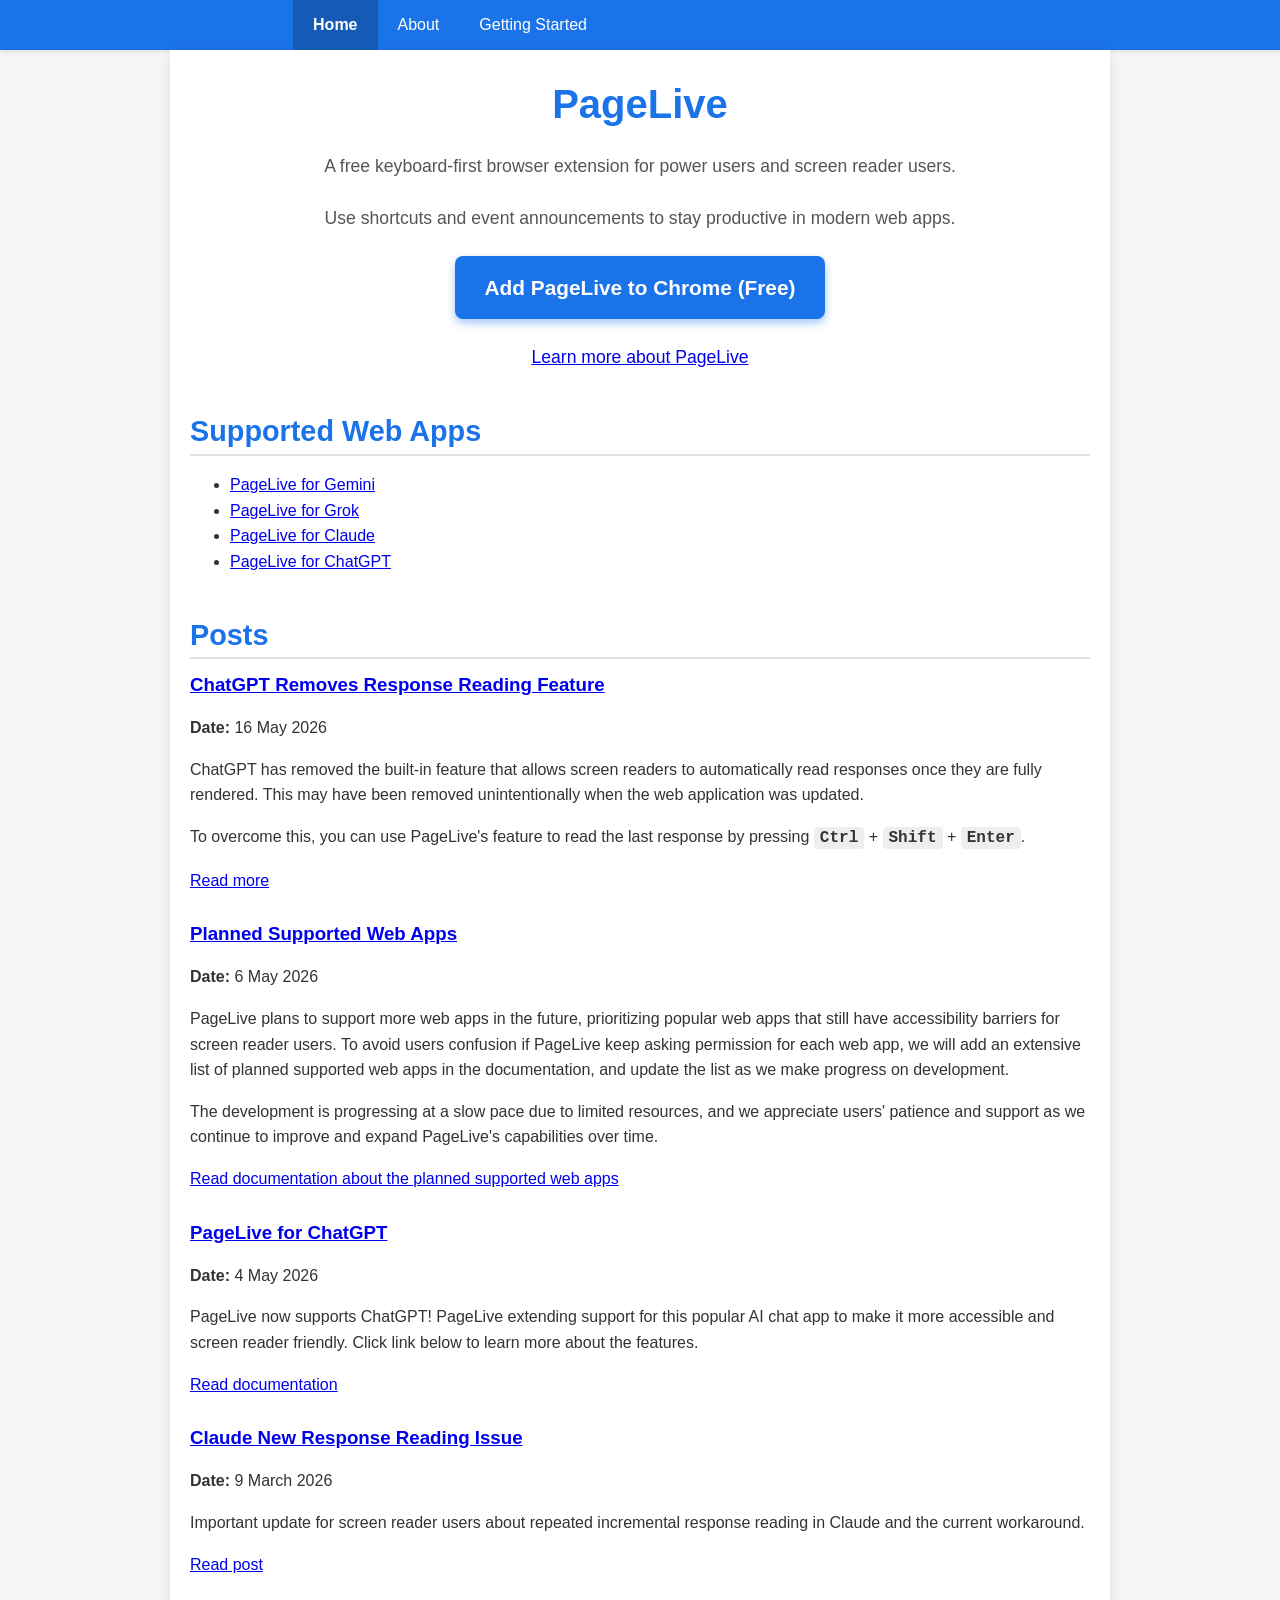
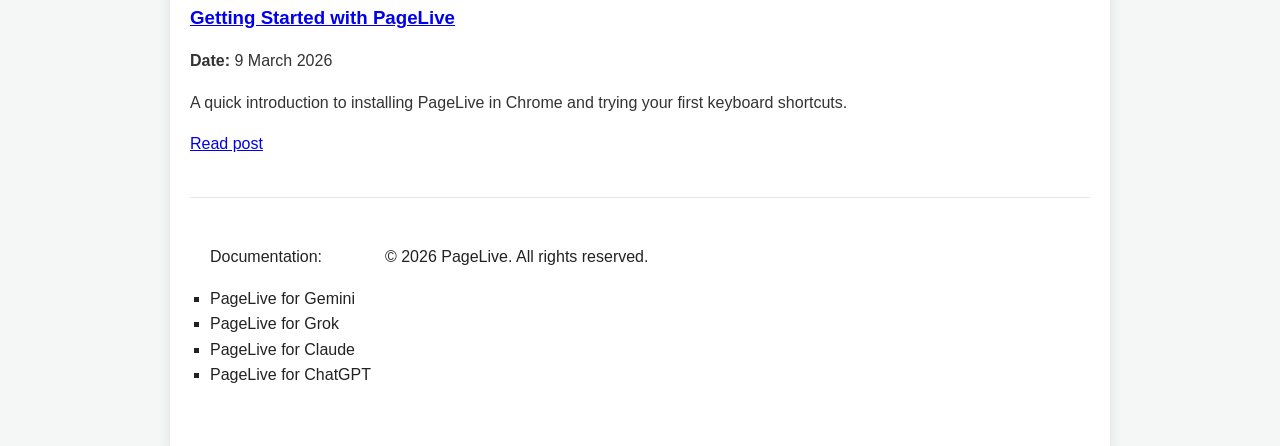
<file: pagelive/index.html>
<!DOCTYPE html>
<html lang="en">

<head>
    <meta charset="UTF-8">
    <meta name="viewport" content="width=device-width, initial-scale=1.0">
    <title>PageLive: Keyboard-First Accessibility for AI Web Apps</title>
    <meta name="description"
        content="PageLive is a free Chrome extension for power users and screen reader users, with keyboard shortcuts, page information, and event-triggered announcements.">
    <link rel="stylesheet" href="/pagelive/style.css">
</head>

<body>
    <nav class="top-nav">
        <ul>
            <li><a href="/pagelive" class="active">Home</a></li>
            <li><a href="/pagelive/about">About</a></li>
            <li><a href="/pagelive/posts/getting-started">Getting Started</a></li>
        </ul>
    </nav>
    <div class="container">
        <main>
            <header class="hero">
                <h1>PageLive</h1>
                <p>A free keyboard-first browser extension for power users and screen reader users.</p>
                <p>Use shortcuts and event announcements to stay productive in modern web apps.</p>
                <a href="https://chromewebstore.google.com/detail/pagelive/kachdjbdcmofjmaoklcfofbcnlakfnbb"
                    class="cta-button">
                    Add PageLive to Chrome (Free)
                </a>
                <p><a href="/pagelive/about">Learn more about PageLive</a></p>
            </header>

            <section class="section-content">
                <h2>Supported Web Apps</h2>
                <ul>
                    <li><a href="/pagelive/gemini">PageLive for Gemini</a></li>
                    <li><a href="/pagelive/grok">PageLive for Grok</a></li>
                    <li><a href="/pagelive/claude">PageLive for Claude</a></li>
                    <li><a href="/pagelive/chatgpt">PageLive for ChatGPT</a></li>
                </ul>
            </section>

            <section class="section-content">
                <h2>Posts</h2>
                <article>
                    <h3><a href="/pagelive/posts/chatgpt-response-reading">ChatGPT Removes Response Reading Feature</a>
                    </h3>
                    <p><strong>Date:</strong> 16 May 2026</p>
                    <p>
                        ChatGPT has removed the built-in feature that allows screen readers to automatically read
                        responses
                        once they are fully rendered. This may have been removed unintentionally when the web
                        application was
                        updated.
                    </p>
                    <p>
                        To overcome this, you can use PageLive's feature to read the last response by pressing
                        <kbd>Ctrl</kbd> + <kbd>Shift</kbd> + <kbd>Enter</kbd>.
                    </p>
                    <p><a href="/pagelive/posts/chatgpt-response-reading"
                            aria-label="Read more about chatGPT missing feature to read last response">Read
                            more</a></p>
                </article>
                <article>
                    <h3><a href="/pagelive/posts/planned-supported-web">Planned Supported Web Apps</a></h3>
                    <p><strong>Date:</strong> 6 May 2026</p>
                    <p>
                        PageLive plans to support more web apps in the future, prioritizing popular web apps that still
                        have
                        accessibility barriers for screen reader users. To avoid users confusion if PageLive keep asking
                        permission for each web app,
                        we will add an extensive list of planned supported web apps in the documentation, and update the
                        list as we make progress on development.
                    </p>
                    <p>
                        The development is progressing at a slow pace due to
                        limited resources, and we appreciate users' patience and support as we continue to improve and
                        expand PageLive's capabilities over time.
                    </p>
                    <p>
                        <a href="/pagelive/posts/planned-supported-web"
                            aria-label="Read documentation: Planned Supported Web Apps">Read
                            documentation about the planned supported web apps
                        </a>
                    </p>
                </article>
                <article>
                    <h3><a href="/pagelive/chatgpt">PageLive for ChatGPT</a></h3>
                    <p><strong>Date:</strong> 4 May 2026</p>
                    <p>
                        PageLive now supports ChatGPT! PageLive extending support for this popular AI chat
                        app to make it more accessible and screen reader friendly.
                        Click link below to learn more about the features.
                    </p>
                    <p>
                        <a href="/pagelive/chatgpt" aria-label="Read documentation: PageLive for ChatGPT">Read
                            documentation</a>
                    </p>
                </article>
                <article>
                    <h3><a href="/pagelive/posts/claude-new-response-error">Claude New Response Reading Issue</a></h3>
                    <p><strong>Date:</strong> 9 March 2026</p>
                    <p>Important update for screen reader users about repeated incremental response reading in Claude
                        and
                        the current workaround.</p>
                    <p>
                        <a href="/pagelive/posts/claude-new-response-error"
                            aria-label="Read post: Claude New Response Reading Issue">Read post</a>
                    </p>
                </article>
                <article>
                    <h3><a href="/pagelive/posts/getting-started">Getting Started with PageLive</a></h3>
                    <p><strong>Date:</strong> 9 March 2026</p>
                    <p>A quick introduction to installing PageLive in Chrome and trying your first keyboard shortcuts.
                    </p>
                    <p>
                        <a href="/pagelive/posts/getting-started"
                            aria-label="Read post: Getting Started with PageLive">Read
                            post</a>
                    </p>
                </article>
            </section>
        </main>

        <footer class="footer">
            <div class="docs-nav">
                <p>Documentation:</p>
                <ul class="docs-list">
                    <li><a href="/pagelive/gemini">PageLive for Gemini</a></li>
                    <li><a href="/pagelive/grok">PageLive for Grok</a></li>
                    <li><a href="/pagelive/claude">PageLive for Claude</a></li>
                    <li><a href="/pagelive/chatgpt">PageLive for ChatGPT</a></li>
                </ul>
            </div>
            <p>&copy; 2026 PageLive. All rights reserved.</p>
        </footer>
    </div>
</body>

</html>
</file>
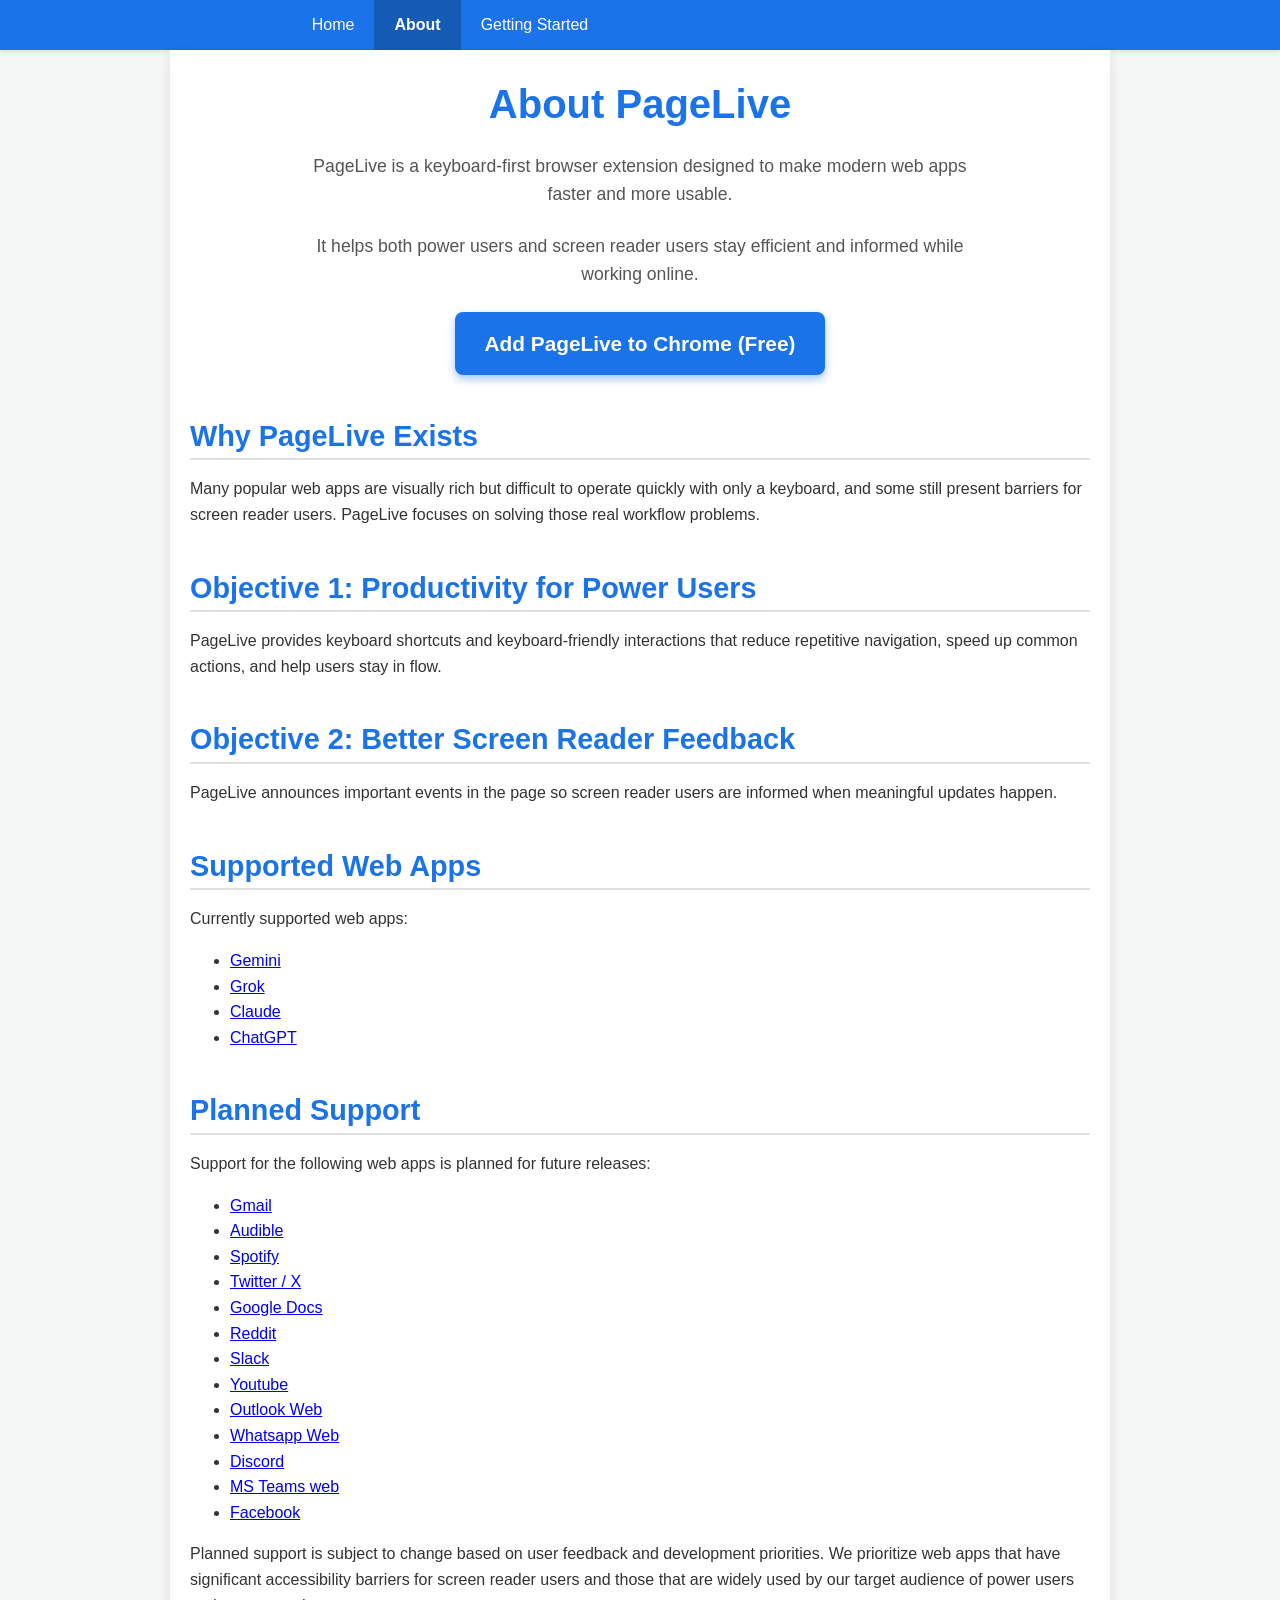
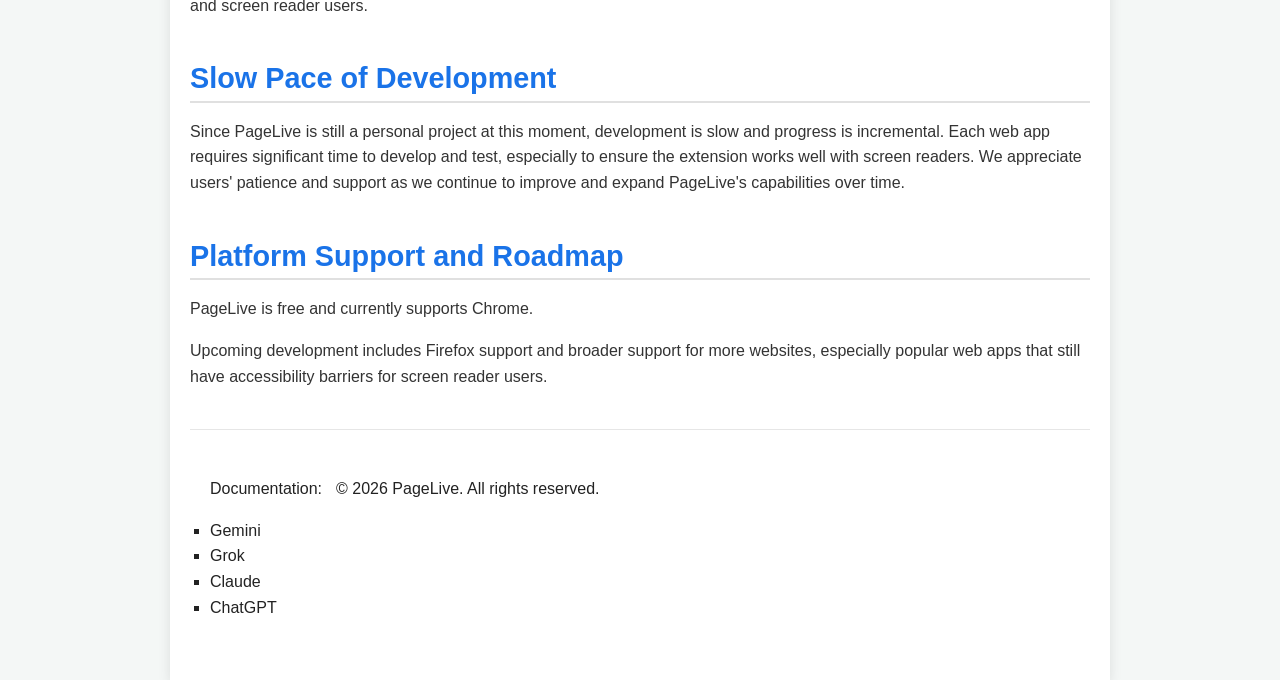
<file: pagelive/about/index.html>
<!DOCTYPE html>
<html lang="en">

<head>
	<meta charset="UTF-8">
	<meta name="viewport" content="width=device-width, initial-scale=1.0">
	<title>About PageLive</title>
	<meta name="description"
		content="Learn about PageLive, a free keyboard-first accessibility browser extension for power users and screen reader users.">
	<link rel="stylesheet" href="../style.css">


</head>

<body>
	<nav class="top-nav">
		<ul>
			<li><a href="/pagelive">Home</a></li>
			<li><a href="/pagelive/about" class="active">About</a></li>
			<li><a href="/pagelive/posts/getting-started">Getting Started</a></li>
		</ul>
	</nav>
	<div class="container">
		<header class="hero">
			<h1>About PageLive</h1>
			<p>PageLive is a keyboard-first browser extension designed to make modern web apps faster and more usable.
			</p>
			<p>It helps both power users and screen reader users stay efficient and informed while working online.</p>
			<a href="https://chromewebstore.google.com/detail/pagelive/kachdjbdcmofjmaoklcfofbcnlakfnbb"
				class="cta-button">
				Add PageLive to Chrome (Free)
			</a>
		</header>

		<section class="section-content">
			<h2>Why PageLive Exists</h2>
			<p>Many popular web apps are visually rich but difficult to operate quickly with only a keyboard, and some
				still present barriers for screen reader users. PageLive focuses on solving those real workflow
				problems.</p>
		</section>

		<section class="section-content">
			<h2>Objective 1: Productivity for Power Users</h2>
			<p>PageLive provides keyboard shortcuts and keyboard-friendly interactions that reduce repetitive
				navigation,
				speed up common actions, and help users stay in flow.</p>
		</section>

		<section class="section-content">
			<h2>Objective 2: Better Screen Reader Feedback</h2>
			<p>PageLive announces important events in the page so screen reader users are informed when meaningful
				updates
				happen.</p>
		</section>

		<section class="section-content">
			<h2>Supported Web Apps</h2>
			<p>Currently supported web apps:</p>
			<ul>
				<li><a href="/pagelive/gemini">Gemini</a></li>
				<li><a href="/pagelive/grok">Grok</a></li>
				<li><a href="/pagelive/claude">Claude</a></li>
				<li><a href="/pagelive/chatgpt">ChatGPT</a></li>
			</ul>
		</section>

		<section class="section-content">
			<h2>Planned Support</h2>
			<p>Support for the following web apps is planned for future releases:</p>
			<ul>
				<li><a href="/pagelive/gmail">Gmail</a></li>
				<li><a href="/pagelive/audible">Audible</a></li>
				<li><a href="/pagelive/spotify">Spotify</a></li>
				<li><a href="/pagelive/twitter">Twitter / X</a></li>
				<li><a href="/pagelive/googledocs">Google Docs</a></li>
				<li><a href="/pagelive/reddit">Reddit</a></li>
				<li><a href="/pagelive/slack">Slack</a></li>
				<li><a href="/pagelive/youtube">Youtube</a></li>
				<li><a href="/pagelive/outlook">Outlook Web</a></li>
				<li><a href="/pagelive/whatsapp">Whatsapp Web</a></li>
				<li><a href="/pagelive/discord">Discord</a></li>
				<li><a href="/pagelive/msteams">MS Teams web</a></li>
				<li><a href="/pagelive/facebook">Facebook</a></li>
			</ul>
			<p>
				Planned support is subject to change based on user feedback and development priorities.
				We prioritize web apps that have significant accessibility barriers for screen reader users and
				those that are widely used by our target audience of power users and screen reader users.
				<!-- 
				If you have suggestions for which web apps we should support next, please reach out to us!
				Contact: <a href="mailto: 
				-->
			</p>
		</section>

		<section class="section-content">
			<h2>Slow Pace of Development</h2>
			<p>
				Since PageLive is still a personal project at this moment, development is slow and progress is
				incremental. Each web
				app requires significant time to develop and test, especially to ensure the extension works well with
				screen readers. We appreciate users' patience and support as we continue to improve and expand
				PageLive's capabilities over time.
			</p>
		</section>

		<section class="section-content">
			<h2>Platform Support and Roadmap</h2>
			<p>PageLive is free and currently supports Chrome.</p>
			<p>
				Upcoming development includes Firefox support and broader support for more websites, especially popular
				web apps that still have accessibility barriers for screen reader users.</p>
		</section>

		<footer class="footer">
			<div class="docs-nav">
				<p>Documentation:</p>
				<ul class="docs-list">
					<li><a href="/pagelive/gemini">Gemini</a></li>
					<li><a href="/pagelive/grok">Grok</a></li>
					<li><a href="/pagelive/claude">Claude</a></li>
					<li><a href="/pagelive/chatgpt">ChatGPT</a></li>
				</ul>
			</div>
			<p>&copy; 2026 PageLive. All rights reserved.</p>
		</footer>
	</div>
</body>

</html>
</file>
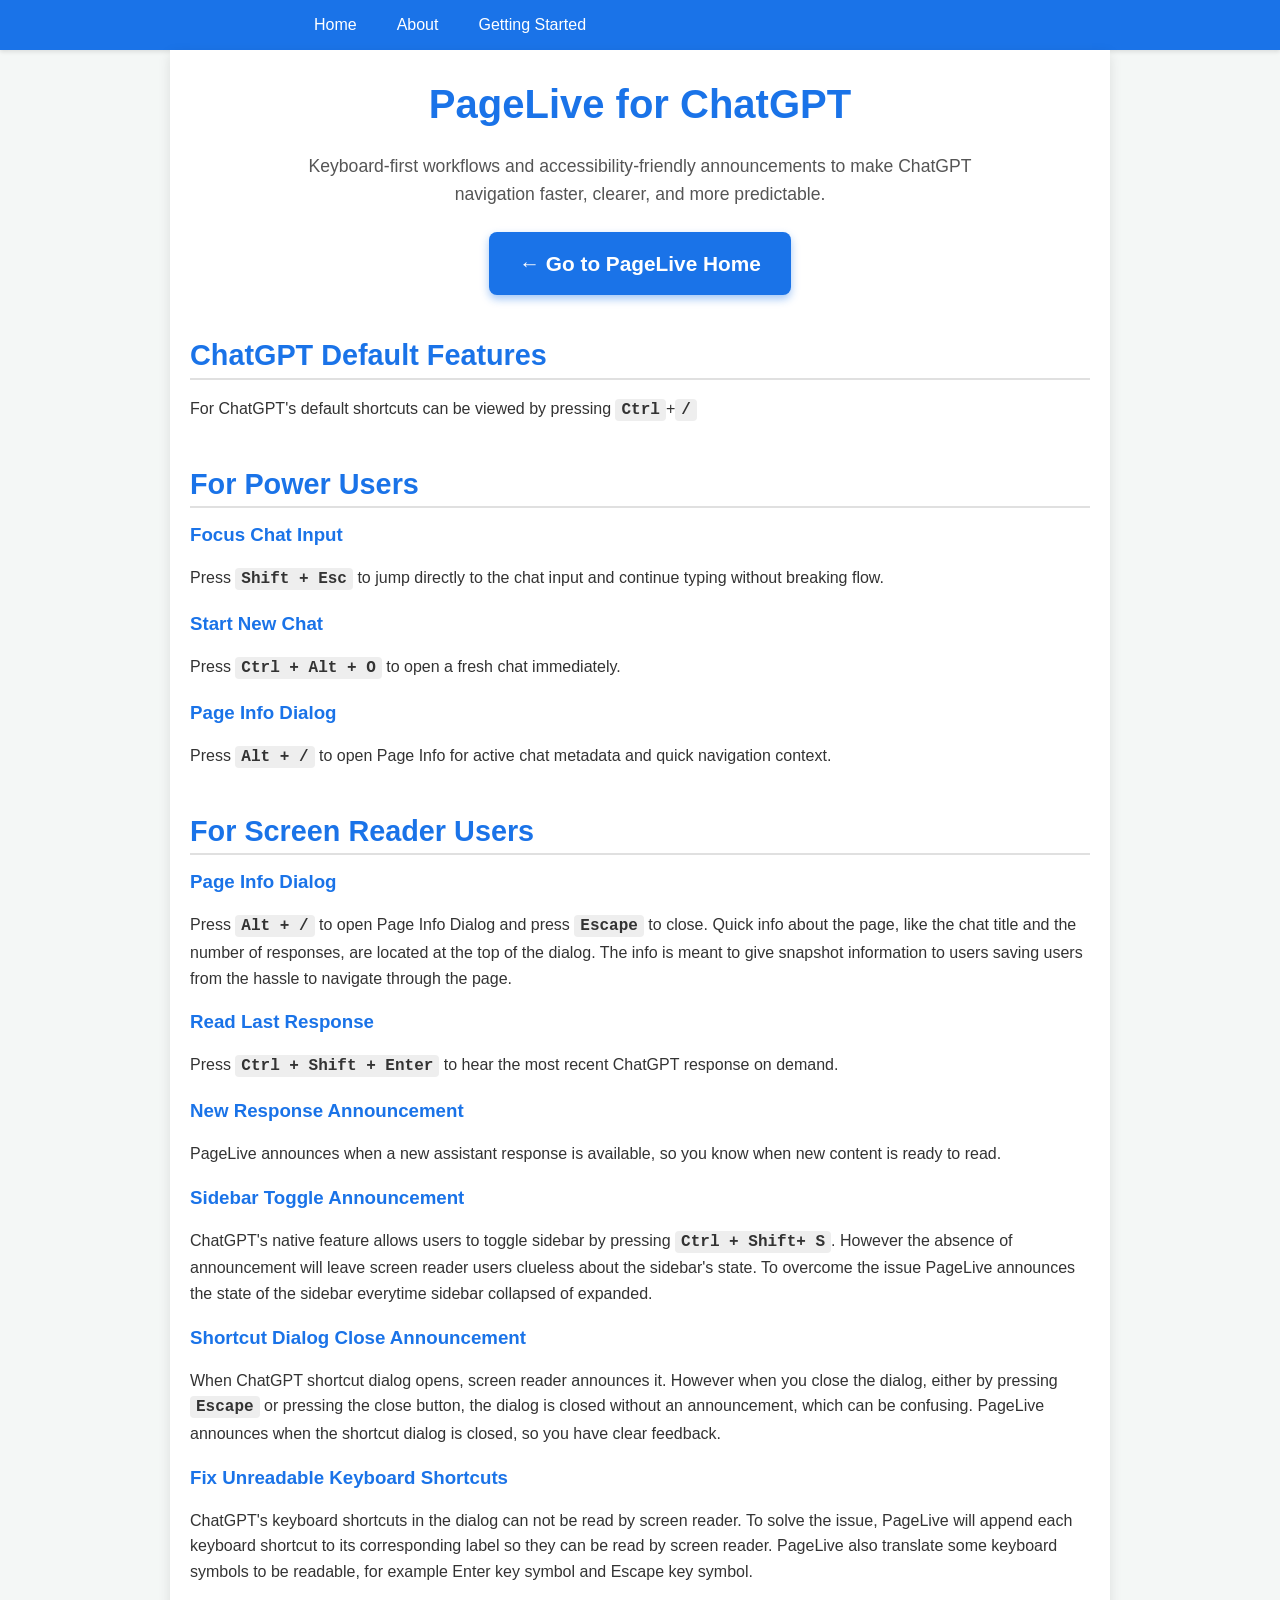
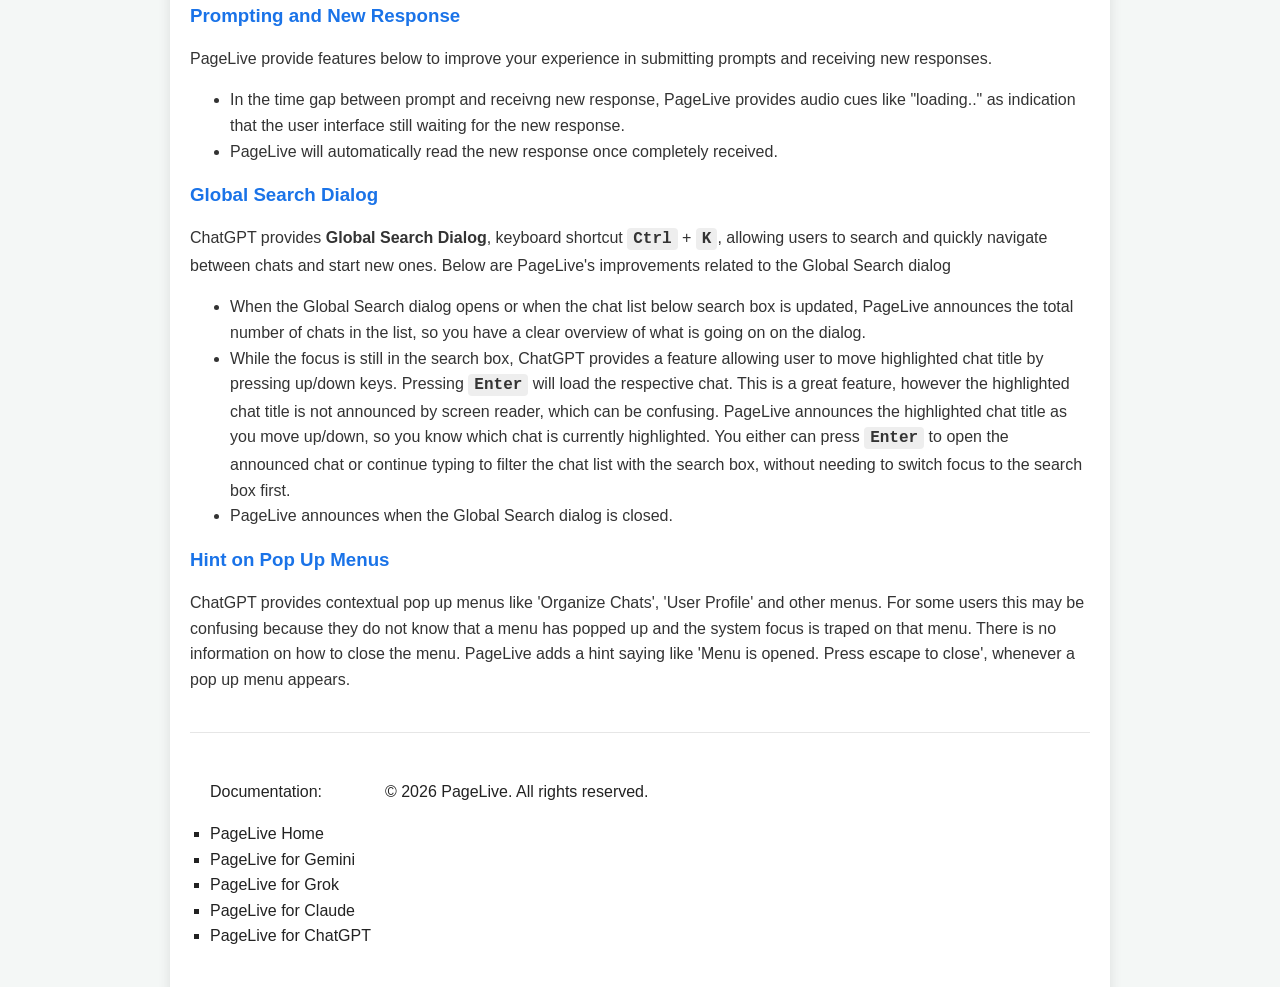
<file: pagelive/chatgpt/index.html>
<!DOCTYPE html>
<html lang="en">

<head>
    <meta charset="UTF-8">
    <meta name="viewport" content="width=device-width, initial-scale=1.0">
    <title>PageLive for ChatGPT</title>
    <meta name="description"
        content="PageLive features for ChatGPT, including keyboard workflows for power users and screen reader-focused reading and event announcements.">
    <link rel="stylesheet" href="../style.css">
</head>

<body>
    <nav class="top-nav">
        <ul>
            <li><a href="/pagelive">Home</a></li>
            <li><a href="/pagelive/about">About</a></li>
            <li><a href="/pagelive/posts/getting-started">Getting Started</a></li>
        </ul>
    </nav>
    <div class="container">
        <main>
            <header class="hero">
                <h1>PageLive for ChatGPT</h1>
                <p>Keyboard-first workflows and accessibility-friendly announcements to make ChatGPT navigation faster,
                    clearer, and more predictable.</p>

                <a href="/pagelive" class="cta-button">
                    ← Go to PageLive Home
                </a>
            </header>

            <section class="section-content">
                <h2>ChatGPT Default Features</h2>
                <p>
                    For ChatGPT's default shortcuts can be viewed by pressing
                    <kbd>Ctrl</kbd>+<kbd>/</kbd>
                </p>
            </section>

            <section class="section-content">
                <h2>For Power Users</h2>
                <dl>
                    <dt>
                        <h3>Focus Chat Input</h3>
                    </dt>
                    <dd>
                        Press <kbd>Shift + Esc</kbd> to jump directly to the chat input and continue typing without
                        breaking flow.
                    </dd>

                    <dt>
                        <h3>Start New Chat</h3>
                    </dt>
                    <dd>
                        Press <kbd>Ctrl + Alt + O</kbd> to open a fresh chat immediately.
                    </dd>

                    <!-- 
                    <dt>
                        <h3>Delete Current Chat</h3>
                    </dt>
                    <dd>
                        Press <code>Ctrl + Shift + Backspace</code> to trigger the delete flow for the active chat.
                        This opens a confirmation dialog where you can confirm deletion or cancel.
                    </dd> 
                    -->

                    <dt>
                        <h3>Page Info Dialog</h3>
                    </dt>
                    <dd>
                        Press <kbd>Alt + /</kbd> to open Page Info for active chat metadata and quick navigation
                        context.
                    </dd>
                </dl>
            </section>

            <section class="section-content">
                <h2>For Screen Reader Users</h2>
                <dl>
                    <dt>
                        <h3>Page Info Dialog</h3>
                    </dt>
                    <dd>
                        Press <kbd>Alt + /</kbd> to open Page Info Dialog and press <kbd>Escape</kbd> to close.
                        Quick info about the page, like the chat title and the number of responses, are located at the
                        top
                        of the dialog.
                        The info is meant to give snapshot information to users saving users from the hassle to navigate
                        through the page.
                    </dd>

                    <dt>
                        <h3>Read Last Response</h3>
                    </dt>
                    <dd>
                        Press <kbd>Ctrl + Shift + Enter</kbd> to hear the most recent ChatGPT response on demand.
                    </dd>

                    <dt>
                        <h3>New Response Announcement</h3>
                    </dt>
                    <dd>
                        PageLive announces when a new assistant response is available, so you know when new content is
                        ready to read.
                    </dd>
                    <dt>
                        <h3>Sidebar Toggle Announcement</h3>
                    </dt>
                    <dd>
                        ChatGPT's native feature allows users to toggle sidebar by pressing <kbd>Ctrl + Shift+ S</kbd>.
                        However the absence of announcement will leave screen reader users clueless about the sidebar's
                        state.
                        To overcome the issue PageLive announces the state of the sidebar everytime sidebar collapsed of
                        expanded.
                    </dd>
                    <dt>
                        <h3>Shortcut Dialog Close Announcement</h3>
                    </dt>
                    <dd>
                        When ChatGPT shortcut dialog opens, screen reader announces it.
                        However when you close the dialog, either by pressing <code>Escape</code> or pressing the
                        close button, the dialog is closed without an announcement, which can be confusing.
                        PageLive announces when the shortcut dialog is closed, so you have clear feedback.
                    </dd>

                    <dt>
                        <h3>Fix Unreadable Keyboard Shortcuts</h3>
                    </dt>
                    <dd>
                        ChatGPT's keyboard shortcuts in the dialog can not be read by screen reader.
                        To solve the issue, PageLive will append each keyboard shortcut to its corresponding label so
                        they can be read by screen
                        reader.
                        PageLive also translate some keyboard symbols to be readable, for example Enter key symbol and
                        Escape key symbol.
                    </dd>

                    <dt>
                        <h3>Prompting and New Response</h3>
                    </dt>
                    <dd>
                        <p>PageLive provide features below to improve your experience in submitting prompts and receiving new responses.</p>
<ul>
    <li>In the time gap between prompt and receivng new response, PageLive provides audio cues like "loading.." as indication that the user interface still waiting for the new response.</li>
    <li>PageLive will automatically read the new response once completely received.</li>
</ul>
                    </dd>

                    <dt>
                        <h3>Global Search Dialog</h3>
                    </dt>
                    <dd>
                        <p>
                            ChatGPT provides <strong>Global Search Dialog</strong>, keyboard shortcut <kbd>Ctrl</kbd> + <kbd>K</kbd>,
                            allowing users to search and quickly navigate between chats and start new ones.
                            Below are PageLive's improvements related to the Global Search dialog
                        </p>
                        <ul>
                            <li>
                                When the Global Search dialog opens or when the chat list below search box is updated, PageLive announces the
                                total number of chats in the list, so you have a clear overview of what is going on on the dialog.
                            </li>
                            <li>
                                While the focus is still in the search box, ChatGPT provides a feature allowing user to move highlighted chat title by pressing up/down keys. Pressing <kbd>Enter</kbd> will load the respective chat. This is a great feature, however the highlighted chat title is not announced by screen reader, which can be confusing. 
                                PageLive announces the highlighted chat title as you move up/down, so you know which chat is currently highlighted.
                                You either can press <kbd>Enter</kbd> to open the announced chat or continue typing to
                                filter the chat list with the search box, without needing to switch focus to the search
                                box first.
                            </li>
                            <li>
                                PageLive announces when the Global Search dialog is closed.
                            </li>
                        </ul>
                    </dd>
                    <dt><h3>Hint on Pop Up Menus</h3></dt>
                    <dd>
                        <p>
                            ChatGPT provides contextual pop up menus like 'Organize Chats', 'User Profile' and other menus.
                            For some users this may be confusing because they do not know that a menu has popped up and the system focus is traped on that menu. There is no information on how to close the menu. 
                            PageLive adds a hint saying like 'Menu is opened. Press escape to close', 
                            whenever a pop up menu appears.
                        </p>
                    </dd>
                </dl>
            </section>

            <!-- 
        <section class="section-content">
            <h2>Use Cases</h2>
            <dl>
                <dt>
                    <h3>Jump from Page Info to Chat List</h3>
                </dt>
                <dd>
                    Open Page Info with <kbd>Alt + /</kbd>, then press <kbd>Enter</kbd> on the chat title control to
                    move focus to the current chat in the side list.
                </dd>

                <dt>
                    <h3>Read Last Response Without Context Switch</h3>
                </dt>
                <dd>
                    Press <kbd>Ctrl + Shift + Enter</kbd> to read the most recent ChatGPT response without changing
                    navigation context.
                </dd>
            </dl>
        </section>
        -->
        </main>

        <footer class="footer">
            <div class="docs-nav">
                <p>Documentation:</p>
                <ul class="docs-list">
                    <li><a href="/pagelive">PageLive Home</a></li>
                    <li><a href="/pagelive/gemini">PageLive for Gemini</a></li>
                    <li><a href="/pagelive/grok">PageLive for Grok</a></li>
                    <li><a href="/pagelive/claude">PageLive for Claude</a></li>
                    <li><a href="/pagelive/chatgpt">PageLive for ChatGPT</a></li>
                </ul>
            </div>
            <p>&copy; 2026 PageLive. All rights reserved.</p>
        </footer>

    </div>
</body>
        
</html>
</file>
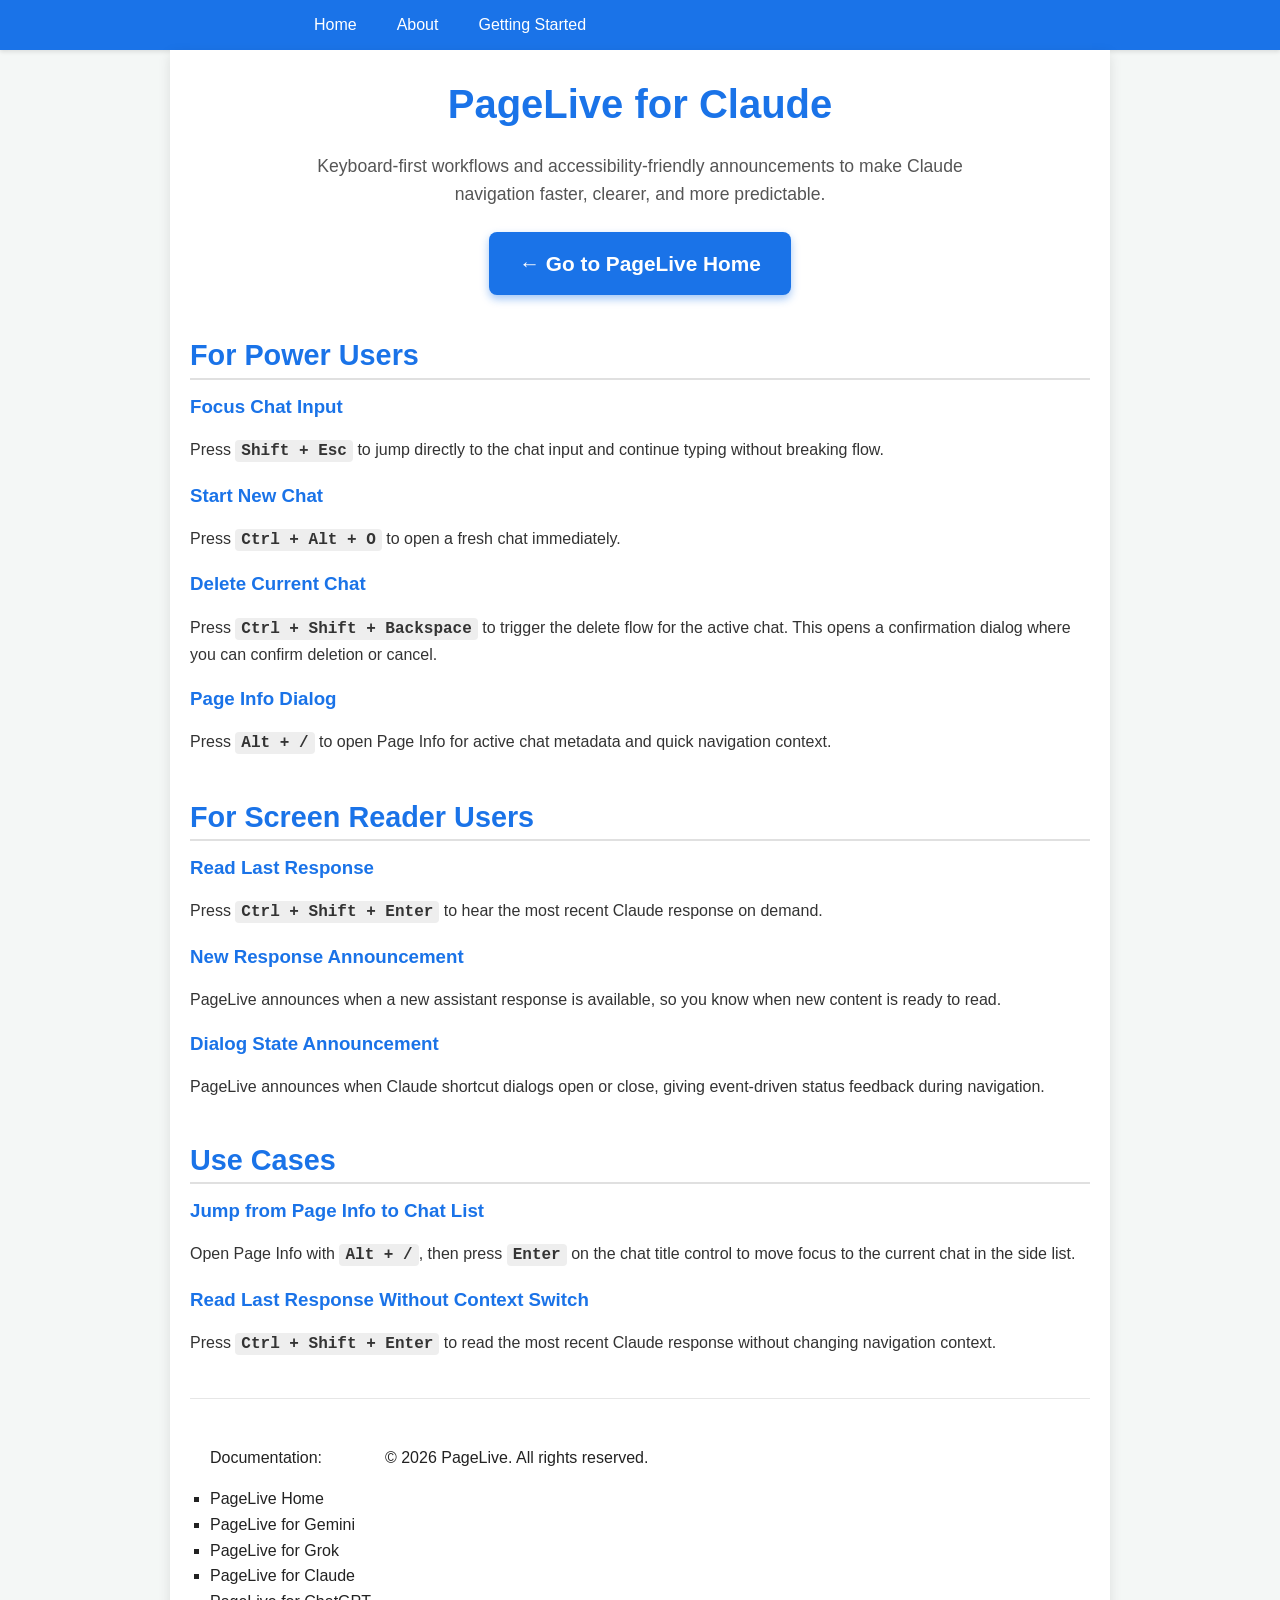
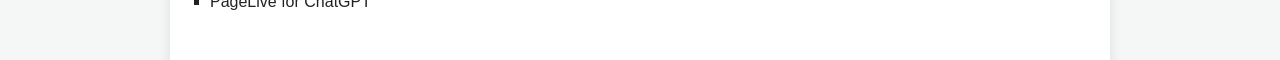
<file: pagelive/claude/index.html>
<!DOCTYPE html>
<html lang="en">

<head>
    <meta charset="UTF-8">
    <meta name="viewport" content="width=device-width, initial-scale=1.0">
    <title>PageLive for Claude: Faster Keyboard Navigation</title>
    <meta name="description"
        content="PageLive features for Claude, including keyboard workflows for power users and screen reader-focused reading and event announcements.">
    <link rel="stylesheet" href="../style.css">
</head>

<body>
    <nav class="top-nav">
        <ul>
            <li><a href="/pagelive">Home</a></li>
            <li><a href="/pagelive/about">About</a></li>
            <li><a href="/pagelive/posts/getting-started">Getting Started</a></li>
        </ul>
    </nav>
    <div class="container">

        <header class="hero">
            <h1>PageLive for Claude</h1>
            <p>Keyboard-first workflows and accessibility-friendly announcements to make Claude navigation faster,
                clearer, and more predictable.</p>

            <a href="/pagelive" class="cta-button">
                ← Go to PageLive Home
            </a>
        </header>

        <section class="section-content">
            <h2>For Power Users</h2>
            <dl>
                <dt>
                    <h3>Focus Chat Input</h3>
                </dt>
                <dd>
                    Press <code>Shift + Esc</code> to jump directly to the chat input and continue typing without
                    breaking flow.
                </dd>

                <dt>
                    <h3>Start New Chat</h3>
                </dt>
                <dd>
                    Press <code>Ctrl + Alt + O</code> to open a fresh chat immediately.
                </dd>

                <dt>
                    <h3>Delete Current Chat</h3>
                </dt>
                <dd>
                    Press <code>Ctrl + Shift + Backspace</code> to trigger the delete flow for the active chat.
                    This opens a confirmation dialog where you can confirm deletion or cancel.
                </dd>

                <dt>
                    <h3>Page Info Dialog</h3>
                </dt>
                <dd>
                    Press <code>Alt + /</code> to open Page Info for active chat metadata and quick navigation context.
                </dd>
            </dl>
        </section>

        <section class="section-content">
            <h2>For Screen Reader Users</h2>
            <dl>
                <dt>
                    <h3>Read Last Response</h3>
                </dt>
                <dd>
                    Press <code>Ctrl + Shift + Enter</code> to hear the most recent Claude response on demand.
                </dd>

                <dt>
                    <h3>New Response Announcement</h3>
                </dt>
                <dd>
                    PageLive announces when a new assistant response is available, so you know when new content is
                    ready to read.
                </dd>

                <dt>
                    <h3>Dialog State Announcement</h3>
                </dt>
                <dd>
                    PageLive announces when Claude shortcut dialogs open or close, giving event-driven status
                    feedback during navigation.
                </dd>
            </dl>
        </section>

        <section class="section-content">
            <h2>Use Cases</h2>
            <dl>
                <dt>
                    <h3>Jump from Page Info to Chat List</h3>
                </dt>
                <dd>
                    Open Page Info with <kbd>Alt + /</kbd>, then press <kbd>Enter</kbd> on the chat title control to
                    move focus to the current chat in the side list.
                </dd>

                <dt>
                    <h3>Read Last Response Without Context Switch</h3>
                </dt>
                <dd>
                    Press <kbd>Ctrl + Shift + Enter</kbd> to read the most recent Claude response without changing
                    navigation context.
                </dd>
            </dl>
        </section>

        <footer class="footer">
            <div class="docs-nav">
                <p>Documentation:</p>
                <ul class="docs-list">
                    <li><a href="/pagelive">PageLive Home</a></li>
                    <li><a href="/pagelive/gemini">PageLive for Gemini</a></li>
                    <li><a href="/pagelive/grok">PageLive for Grok</a></li>
                    <li><a href="/pagelive/claude">PageLive for Claude</a></li>
                    <li><a href="/pagelive/chatgpt">PageLive for ChatGPT</a></li>
                </ul>
            </div>
            <p>&copy; 2026 PageLive. All rights reserved.</p>
        </footer>

    </div>
</body>

</html>
</file>
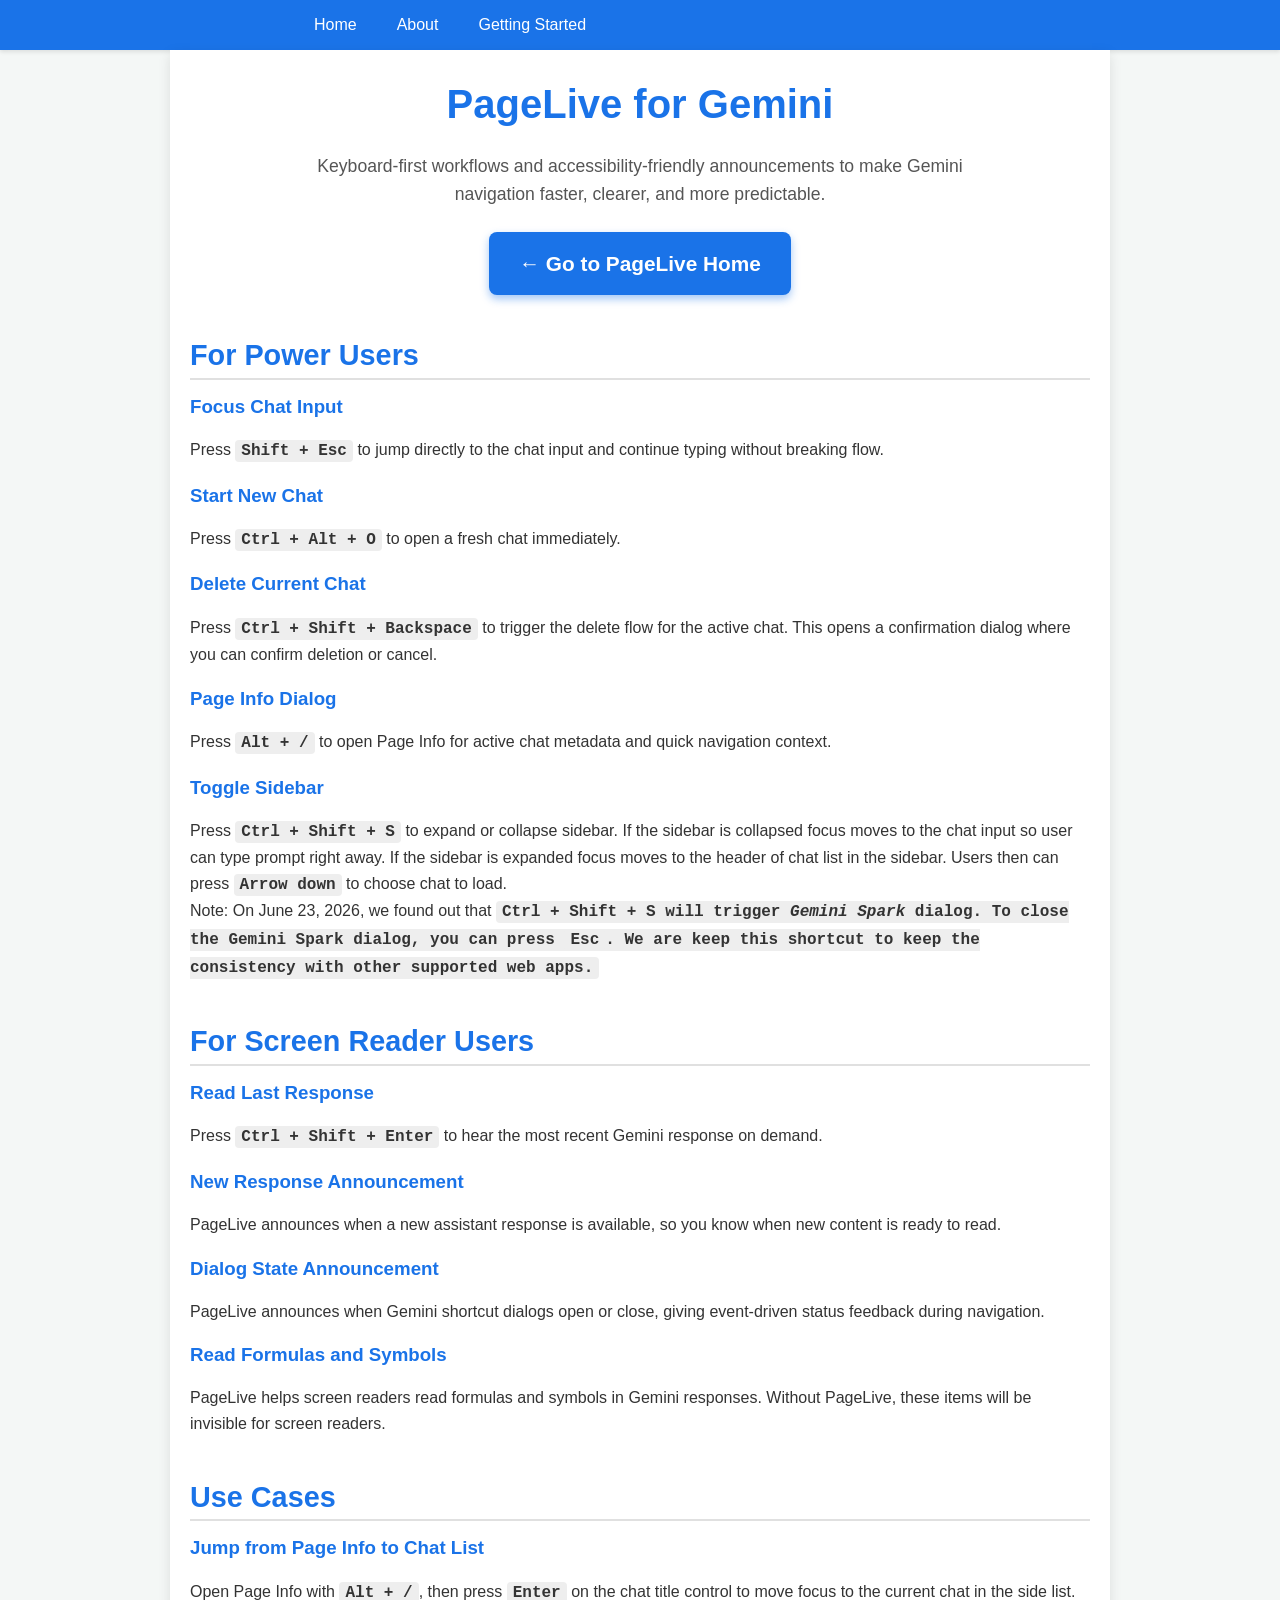
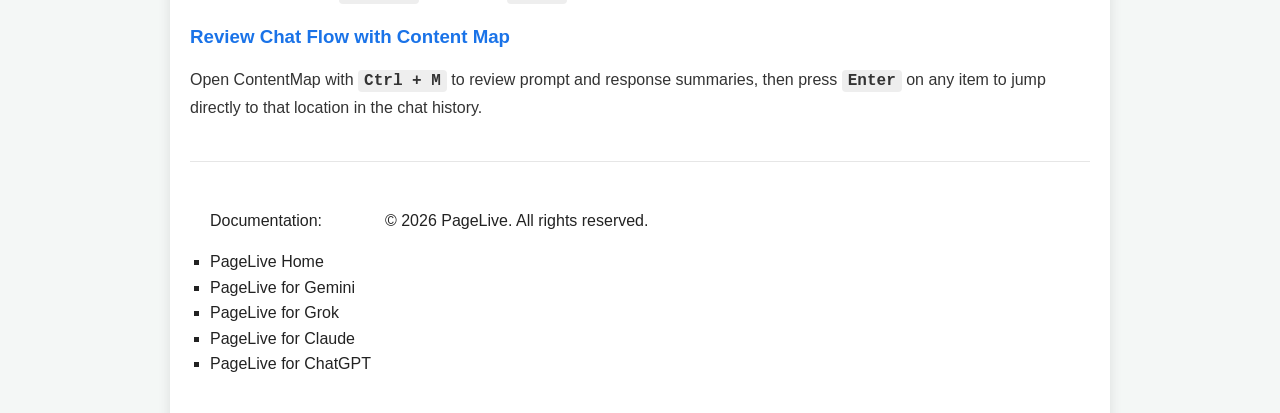
<file: pagelive/gemini/index.html>
<!DOCTYPE html>
<html lang="en">

<head>
    <meta charset="UTF-8">
    <meta name="viewport" content="width=device-width, initial-scale=1.0">
    <title>PageLive for Gemini: Faster Keyboard Navigation</title>
    <meta name="description"
        content="PageLive features for Gemini, including keyboard workflows for power users and screen reader-focused reading and event announcements.">
    <link rel="stylesheet" href="../style.css">
</head>

<body>
    <nav class="top-nav">
        <ul>
            <li><a href="/pagelive">Home</a></li>
            <li><a href="/pagelive/about">About</a></li>
            <li><a href="/pagelive/posts/getting-started">Getting Started</a></li>
        </ul>
    </nav>
    <div class="container">

        <header class="hero">
            <h1>PageLive for Gemini</h1>
            <p>Keyboard-first workflows and accessibility-friendly announcements to make Gemini navigation faster,
                clearer, and more predictable.</p>

            <a href="/pagelive" class="cta-button">
                ← Go to PageLive Home
            </a>
        </header>

        <section class="section-content">
            <h2>For Power Users</h2>

            <dl>
                <dt>
                    <h3>Focus Chat Input</h3>
                </dt>
                <dd>
                    Press <code>Shift + Esc</code> to jump directly to the chat input and continue typing without
                    breaking flow.
                </dd>

                <dt>
                    <h3>Start New Chat</h3>
                </dt>
                <dd>
                    Press <code>Ctrl + Alt + O</code> to open a fresh chat immediately.
                </dd>

                <dt>
                    <h3>Delete Current Chat</h3>
                </dt>
                <dd>
                    Press <code>Ctrl + Shift + Backspace</code> to trigger the delete flow for the active chat.
                    This opens a confirmation dialog where you can confirm deletion or cancel.
                </dd>

                <dt>
                    <h3>Page Info Dialog</h3>
                </dt>
                <dd>
                    Press <code>Alt + /</code> to open Page Info for active chat metadata and quick navigation context.
                </dd>
                <dt>
                    <h3>Toggle Sidebar</h3>
                </dt>
                <dd>
                    Press <kbd>Ctrl + Shift + S</kbd> to expand or collapse sidebar.
                    If the sidebar is collapsed focus moves to the chat input so user can type prompt right away.
                    If the sidebar is expanded focus moves to the header of chat list in the sidebar. Users then can
                    press <kbd>Arrow down</kbd> to choose chat to load.
                    <br />
                    Note: On June 23, 2026, we found out that <kbd>Ctrl + Shift + S</kdb> will trigger
                        <em>Gemini Spark</em> dialog. To close the Gemini Spark dialog, you can press <kbd>Esc</kbd>.
                        We are keep this shortcut to keep the consistency with other supported web apps.
                </dd>
            </dl>
        </section>

        <section class="section-content">
            <h2>For Screen Reader Users</h2>

            <dl>
                <dt>
                    <h3>Read Last Response</h3>
                </dt>
                <dd>
                    Press <code>Ctrl + Shift + Enter</code> to hear the most recent Gemini response on demand.
                </dd>

                <dt>
                    <h3>New Response Announcement</h3>
                </dt>
                <dd>
                    PageLive announces when a new assistant response is available, so you know when new content is
                    ready to read.
                </dd>

                <dt>
                    <h3>Dialog State Announcement</h3>
                </dt>
                <dd>
                    PageLive announces when Gemini shortcut dialogs open or close, giving event-driven status
                    feedback during navigation.
                </dd>

                <dt>
                    <h3>Read Formulas and Symbols</h3>
                </dt>
                <dd>
                    PageLive helps screen readers read formulas and symbols in Gemini responses.
                    Without PageLive, these items will be invisible for screen readers.
                </dd>
            </dl>
        </section>

        <section class="section-content">
            <h2>Use Cases</h2>
            <dl>
                <dt>
                    <h3>Jump from Page Info to Chat List</h3>
                </dt>
                <dd>
                    Open Page Info with <kbd>Alt + /</kbd>, then press <kbd>Enter</kbd> on the chat title control to
                    move focus to the current chat in the side list.
                </dd>

                <dt>
                    <h3>Review Chat Flow with Content Map</h3>
                </dt>
                <dd>
                    Open ContentMap with <kbd>Ctrl + M</kbd> to review prompt and response summaries, then press
                    <kbd>Enter</kbd> on any item to jump directly to that location in the chat history.
                </dd>
            </dl>
        </section>

        <footer class="footer">
            <div class="docs-nav">
                <p>Documentation:</p>
                <ul class="docs-list">
                    <li><a href="/pagelive">PageLive Home</a></li>
                    <li><a href="/pagelive/gemini">PageLive for Gemini</a></li>
                    <li><a href="/pagelive/grok">PageLive for Grok</a></li>
                    <li><a href="/pagelive/claude">PageLive for Claude</a></li>
                    <li><a href="/pagelive/chatgpt">PageLive for ChatGPT</a></li>
                </ul>
            </div>
            <p>&copy; 2026 PageLive. All rights reserved.</p>
        </footer>

    </div>
</body>

</html>
</file>
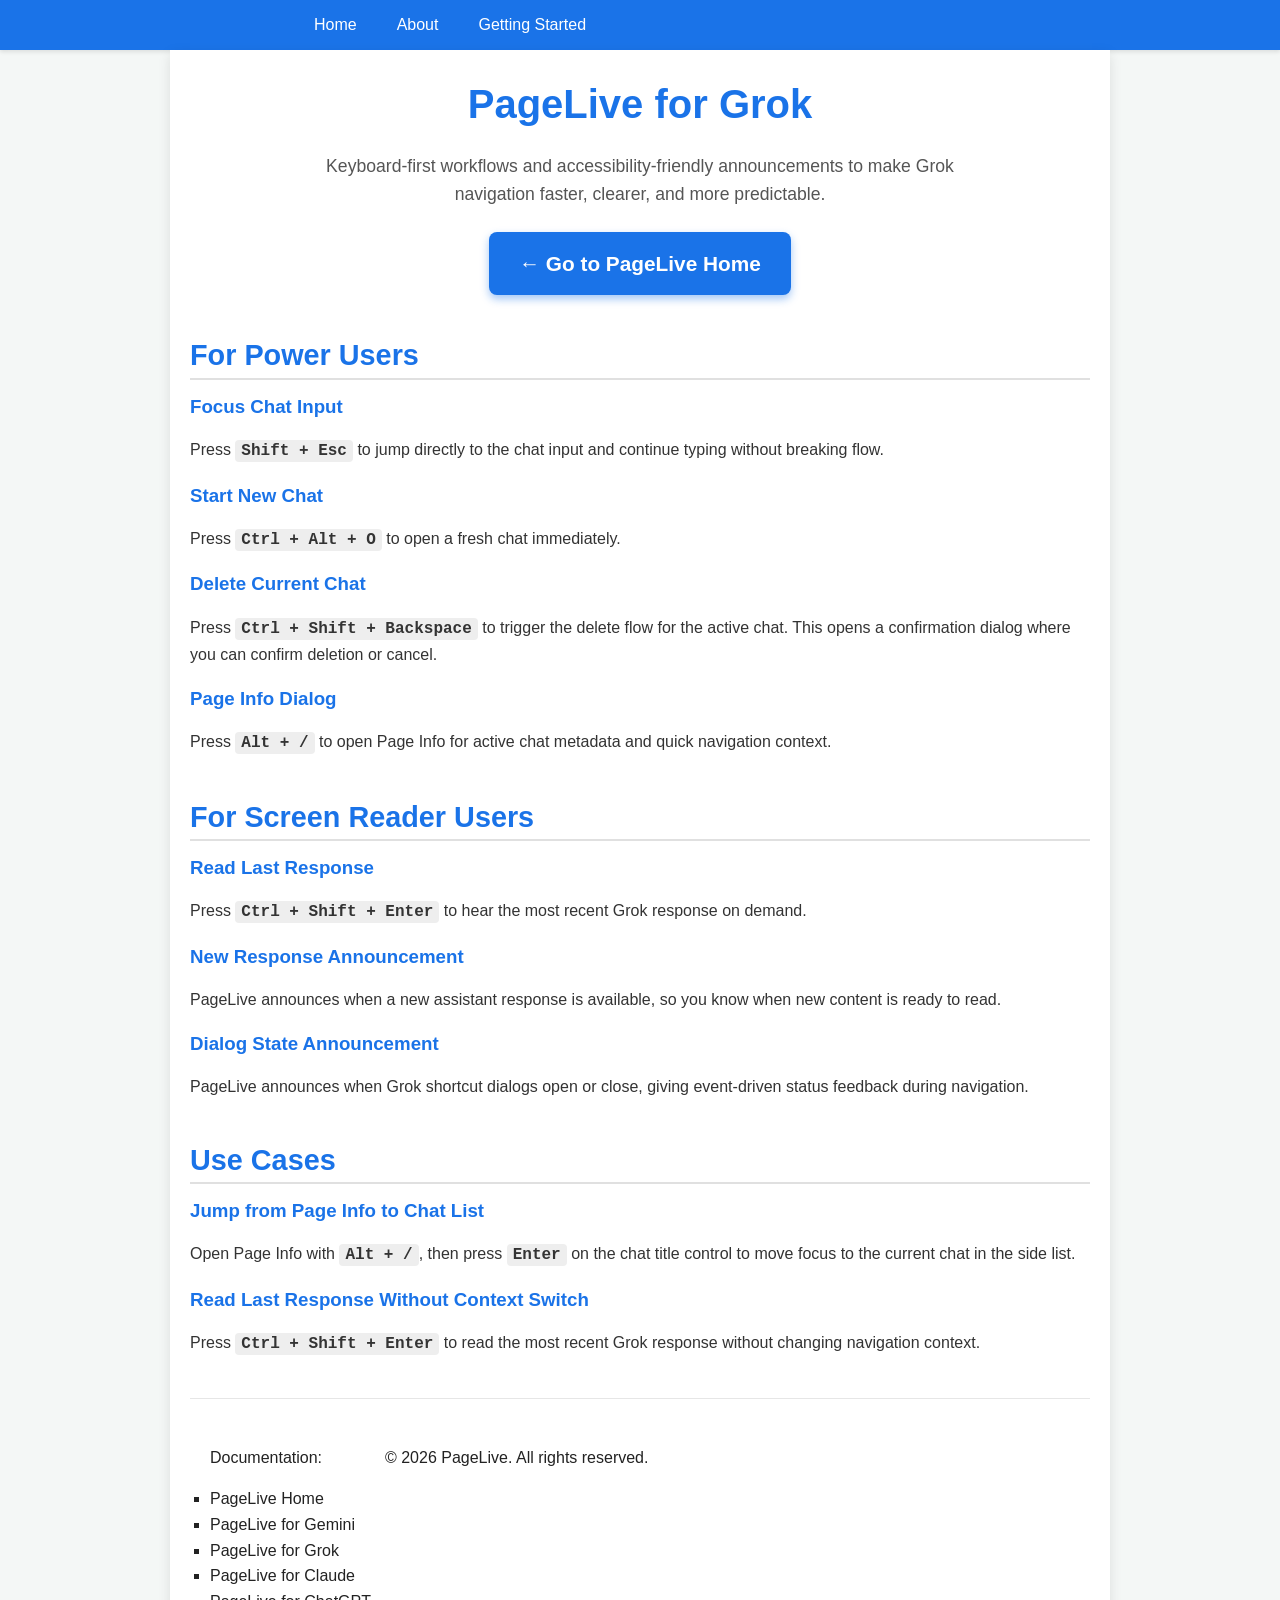
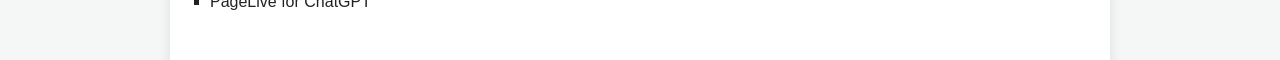
<file: pagelive/grok/index.html>
<!DOCTYPE html>
<html lang="en">

<head>
    <meta charset="UTF-8">
    <meta name="viewport" content="width=device-width, initial-scale=1.0">
    <title>PageLive for Grok: Faster Keyboard Navigation</title>
    <meta name="description"
        content="PageLive features for Grok, including keyboard workflows for power users and screen reader-focused reading and event announcements.">
    <link rel="stylesheet" href="../style.css">
</head>

<body>
    <nav class="top-nav">
        <ul>
            <li><a href="/pagelive">Home</a></li>
            <li><a href="/pagelive/about">About</a></li>
            <li><a href="/pagelive/posts/getting-started">Getting Started</a></li>
        </ul>
    </nav>
    <div class="container">

        <header class="hero">
            <h1>PageLive for Grok</h1>
            <p>Keyboard-first workflows and accessibility-friendly announcements to make Grok navigation faster,
                clearer, and more predictable.</p>

            <a href="/pagelive" class="cta-button">
                ← Go to PageLive Home
            </a>
        </header>

        <section class="section-content">
            <h2>For Power Users</h2>
            <dl>
                <dt>
                    <h3>Focus Chat Input</h3>
                </dt>
                <dd>
                    Press <code>Shift + Esc</code> to jump directly to the chat input and continue typing without
                    breaking flow.
                </dd>

                <dt>
                    <h3>Start New Chat</h3>
                </dt>
                <dd>
                    Press <code>Ctrl + Alt + O</code> to open a fresh chat immediately.
                </dd>

                <dt>
                    <h3>Delete Current Chat</h3>
                </dt>
                <dd>
                    Press <code>Ctrl + Shift + Backspace</code> to trigger the delete flow for the active chat.
                    This opens a confirmation dialog where you can confirm deletion or cancel.
                </dd>

                <dt>
                    <h3>Page Info Dialog</h3>
                </dt>
                <dd>
                    Press <code>Alt + /</code> to open Page Info for active chat metadata and quick navigation context.
                </dd>
            </dl>
        </section>

        <section class="section-content">
            <h2>For Screen Reader Users</h2>
            <dl>
                <dt>
                    <h3>Read Last Response</h3>
                </dt>
                <dd>
                    Press <code>Ctrl + Shift + Enter</code> to hear the most recent Grok response on demand.
                </dd>

                <dt>
                    <h3>New Response Announcement</h3>
                </dt>
                <dd>
                    PageLive announces when a new assistant response is available, so you know when new content is
                    ready to read.
                </dd>

                <dt>
                    <h3>Dialog State Announcement</h3>
                </dt>
                <dd>
                    PageLive announces when Grok shortcut dialogs open or close, giving event-driven status feedback
                    during
                    navigation.
                </dd>
            </dl>
        </section>

        <section class="section-content">
            <h2>Use Cases</h2>
            <dl>
                <dt>
                    <h3>Jump from Page Info to Chat List</h3>
                </dt>
                <dd>
                    Open Page Info with <kbd>Alt + /</kbd>, then press <kbd>Enter</kbd> on the chat title control to
                    move focus to the current chat in the side list.
                </dd>

                <dt>
                    <h3>Read Last Response Without Context Switch</h3>
                </dt>
                <dd>
                    Press <kbd>Ctrl + Shift + Enter</kbd> to read the most recent Grok response without changing
                    navigation context.
                </dd>
            </dl>
        </section>

        <footer class="footer">
            <div class="docs-nav">
                <p>Documentation:</p>
                <ul class="docs-list">
                    <li><a href="/pagelive">PageLive Home</a></li>
                    <li><a href="/pagelive/gemini">PageLive for Gemini</a></li>
                    <li><a href="/pagelive/grok">PageLive for Grok</a></li>
                    <li><a href="/pagelive/claude">PageLive for Claude</a></li>
                    <li><a href="/pagelive/chatgpt">PageLive for ChatGPT</a></li>
                </ul>
            </div>
            <p>&copy; 2026 PageLive. All rights reserved.</p>
        </footer>

    </div>
</body>

</html>
</file>
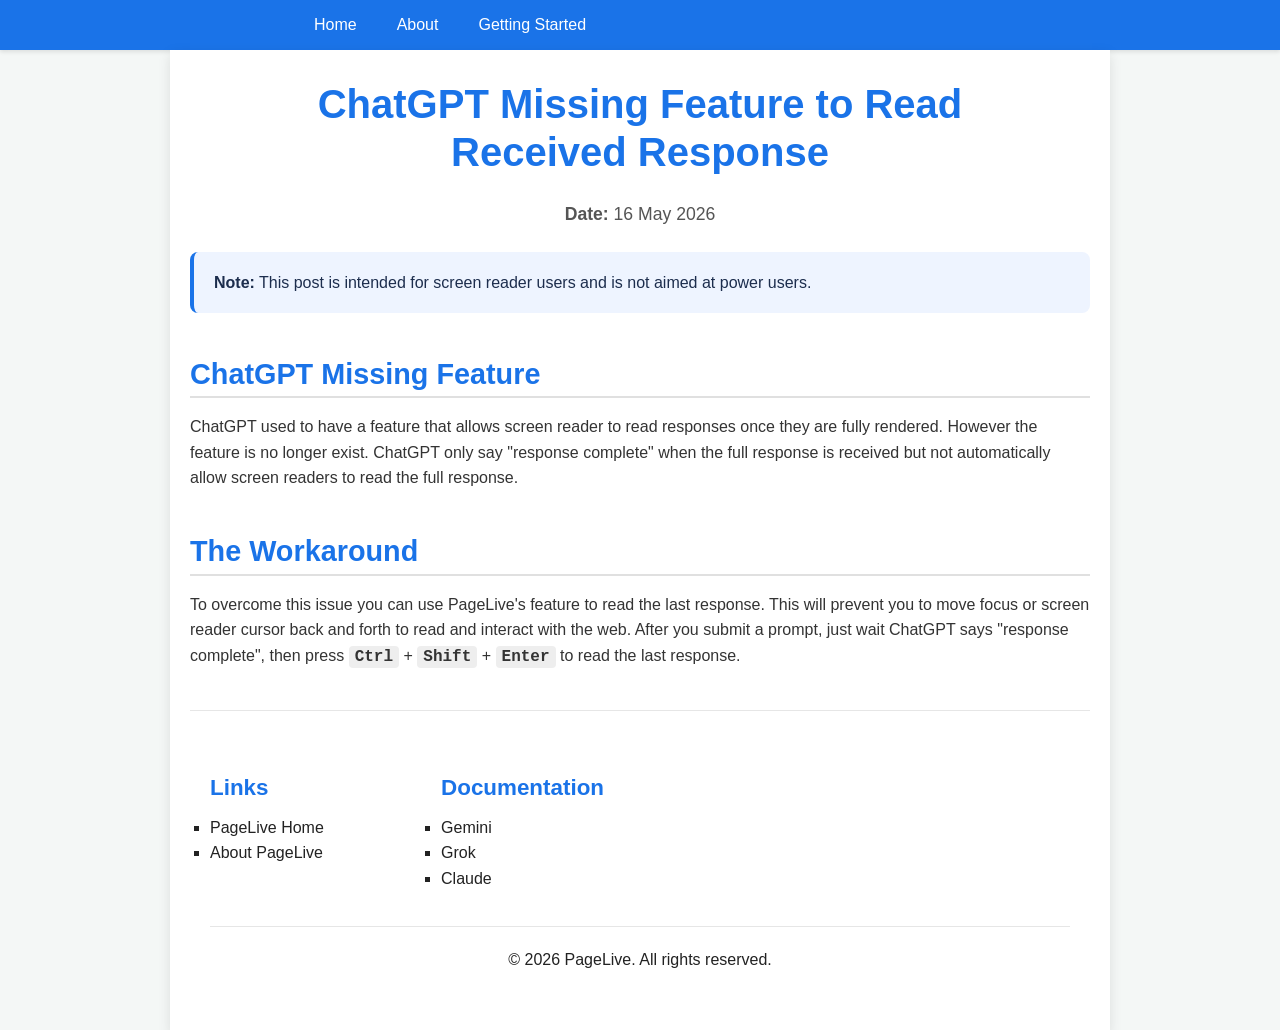
<file: pagelive/posts/chatgpt-response-reading/index.html>
<!DOCTYPE html>
<html lang="en">

<head>
    <meta charset="UTF-8">
    <meta name="viewport" content="width=device-width, initial-scale=1.0">
    <title>ChatGPT Missing Feature to Read Received Response</title>
    <meta name="description" content="ChatGPT web UI is missing the feature to read the new response once it fully received. 
        Use PageLive feature to read the last response to overcome the issue.">
    <link rel="stylesheet" href="/pagelive/style.css">
</head>

<body>
    <nav class="top-nav">
        <ul>
            <li><a href="/pagelive">Home</a></li>
            <li><a href="/pagelive/about">About</a></li>
            <li><a href="/pagelive/posts/getting-started">Getting Started</a></li>
        </ul>
    </nav>
    <div class="container">
        <main>
            <header class="hero">
                <h1>ChatGPT Missing Feature to Read Received Response</h1>
                <p><strong>Date:</strong> 16 May 2026</p>
            </header>

            <aside class="page-note" aria-label="Target audience note">
                <p><strong>Note:</strong> This post is intended for screen reader users and is not aimed at power users.
                </p>
            </aside>

            <section class="section-content">
                <h2>ChatGPT Missing Feature</h2>
                <p>
                    ChatGPT used to have a feature that allows screen reader to read responses
                    once they are fully rendered.
                    However the feature is no longer exist.
                    ChatGPT only say "response complete" when the full response is received but not
                    automatically allow screen readers to read the full response.
                </p>
            </section>

            <section class="section-content">
                <h2>The Workaround</h2>
                <p>
                    To overcome this issue you can use PageLive's feature to read the last response.
                    This will prevent you to move focus or screen reader cursor back and forth to read and interact with
                    the
                    web.
                    After you submit a prompt, just wait ChatGPT says "response complete", then press
                    <kbd>Ctrl</kbd> + <kbd>Shift</kbd> + <kbd>Enter</kbd> to read the last response.
                </p>
            </section>

            <p class="sr-only">End of post</p>

        </main>

        <footer class="footer">
            <div class="links-nav">
                <h2>Links</h2>
                <ul>
                    <li><a href="/pagelive">PageLive Home</a></li>
                    <li><a href="/pagelive/about">About PageLive</a></li>
                </ul>
            </div>
            <div class="docs-nav">
                <h2>Documentation</h2>
                <ul class="docs-list">
                    <li><a href="/pagelive/gemini">Gemini</a></li>
                    <li><a href="/pagelive/grok">Grok</a></li>
                    <li><a href="/pagelive/claude">Claude</a></li>
                </ul>
            </div>
            <div class="bottom">&copy; 2026 PageLive. All rights reserved.</div>
        </footer>
    </div>
</body>

</html>
</file>
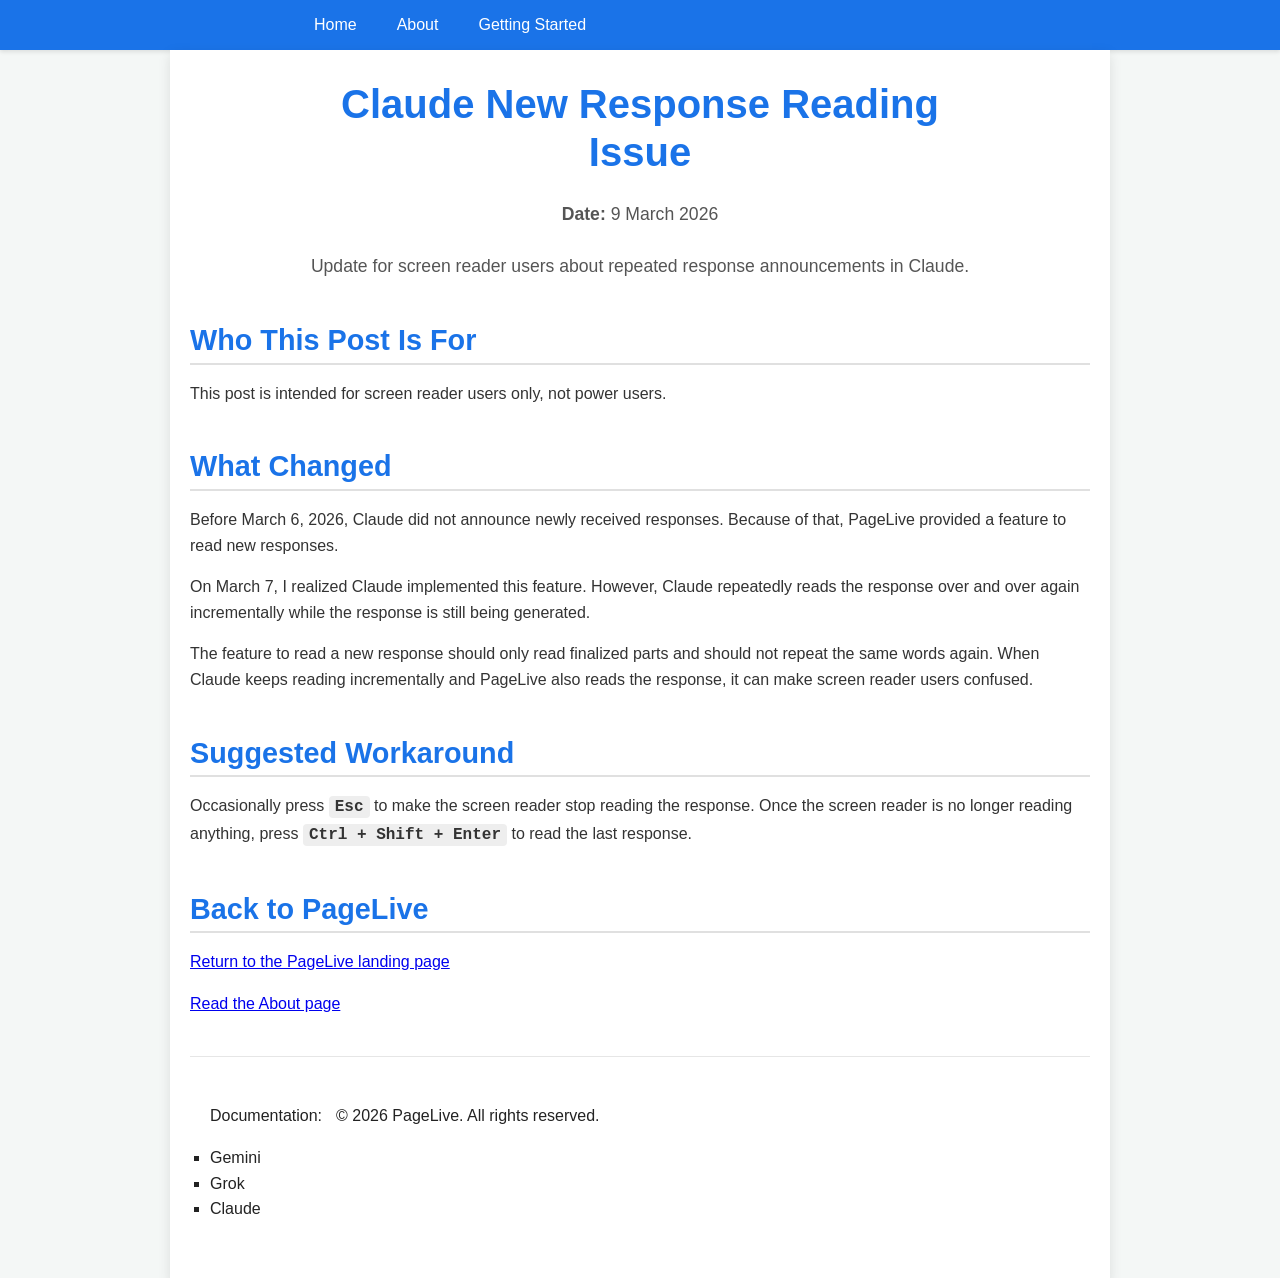
<file: pagelive/posts/claude-new-reponse-error/index.html>
<!DOCTYPE html>
<html lang="en">

<head>
	<meta charset="UTF-8">
	<meta name="viewport" content="width=device-width, initial-scale=1.0">
	<title>Claude New Response Reading Issue</title>
	<meta name="description"
		content="Information for screen reader users about Claude's incremental response reading behavior and a workaround.">
	<link rel="stylesheet" href="/pagelive/style.css">
</head>

<body>
	<nav class="top-nav">
        <ul>
            <li><a href="/pagelive">Home</a></li>
            <li><a href="/pagelive/about">About</a></li>
			<li><a href="/pagelive/posts/getting-started">Getting Started</a></li>
        </ul>
	</nav>
	<div class="container">
		<header class="hero">
			<h1>Claude New Response Reading Issue</h1>
			<p><strong>Date:</strong> 9 March 2026</p>
			<p>Update for screen reader users about repeated response announcements in Claude.</p>
		</header>

		<section class="section-content">
			<h2>Who This Post Is For</h2>
			<p>This post is intended for screen reader users only, not power users.</p>
		</section>

		<section class="section-content">
			<h2>What Changed</h2>
			<p>Before March 6, 2026, Claude did not announce newly received responses. Because of that, PageLive
				provided a feature to read new responses.</p>
			<p>On March 7, I realized Claude implemented this feature. However, Claude repeatedly reads the response
				over and over again incrementally while the response is still being generated.</p>
			<p>The feature to read a new response should only read finalized parts and should not repeat the same words
				again. When Claude keeps reading incrementally and PageLive also reads the response, it can make screen
				reader users confused.</p>
		</section>

		<section class="section-content">
			<h2>Suggested Workaround</h2>
			<p>Occasionally press <kbd>Esc</kbd> to make the screen reader stop reading the response. Once the screen
				reader is no longer reading anything, press <kbd>Ctrl + Shift + Enter</kbd> to read the last response.</p>
		</section>

		<section class="section-content">
			<h2>Back to PageLive</h2>
			<p><a href="/pagelive">Return to the PageLive landing page</a></p>
			<p><a href="/pagelive/about">Read the About page</a></p>
		</section>

		<footer class="footer">
			<div class="docs-nav">
				<p>Documentation:</p>
				<ul class="docs-list">
					<li><a href="/pagelive/gemini">Gemini</a></li>
					<li><a href="/pagelive/grok">Grok</a></li>
					<li><a href="/pagelive/claude">Claude</a></li>
				</ul>
			</div>
			<p>&copy; 2026 PageLive. All rights reserved.</p>
		</footer>
	</div>
</body>

</html>
</file>
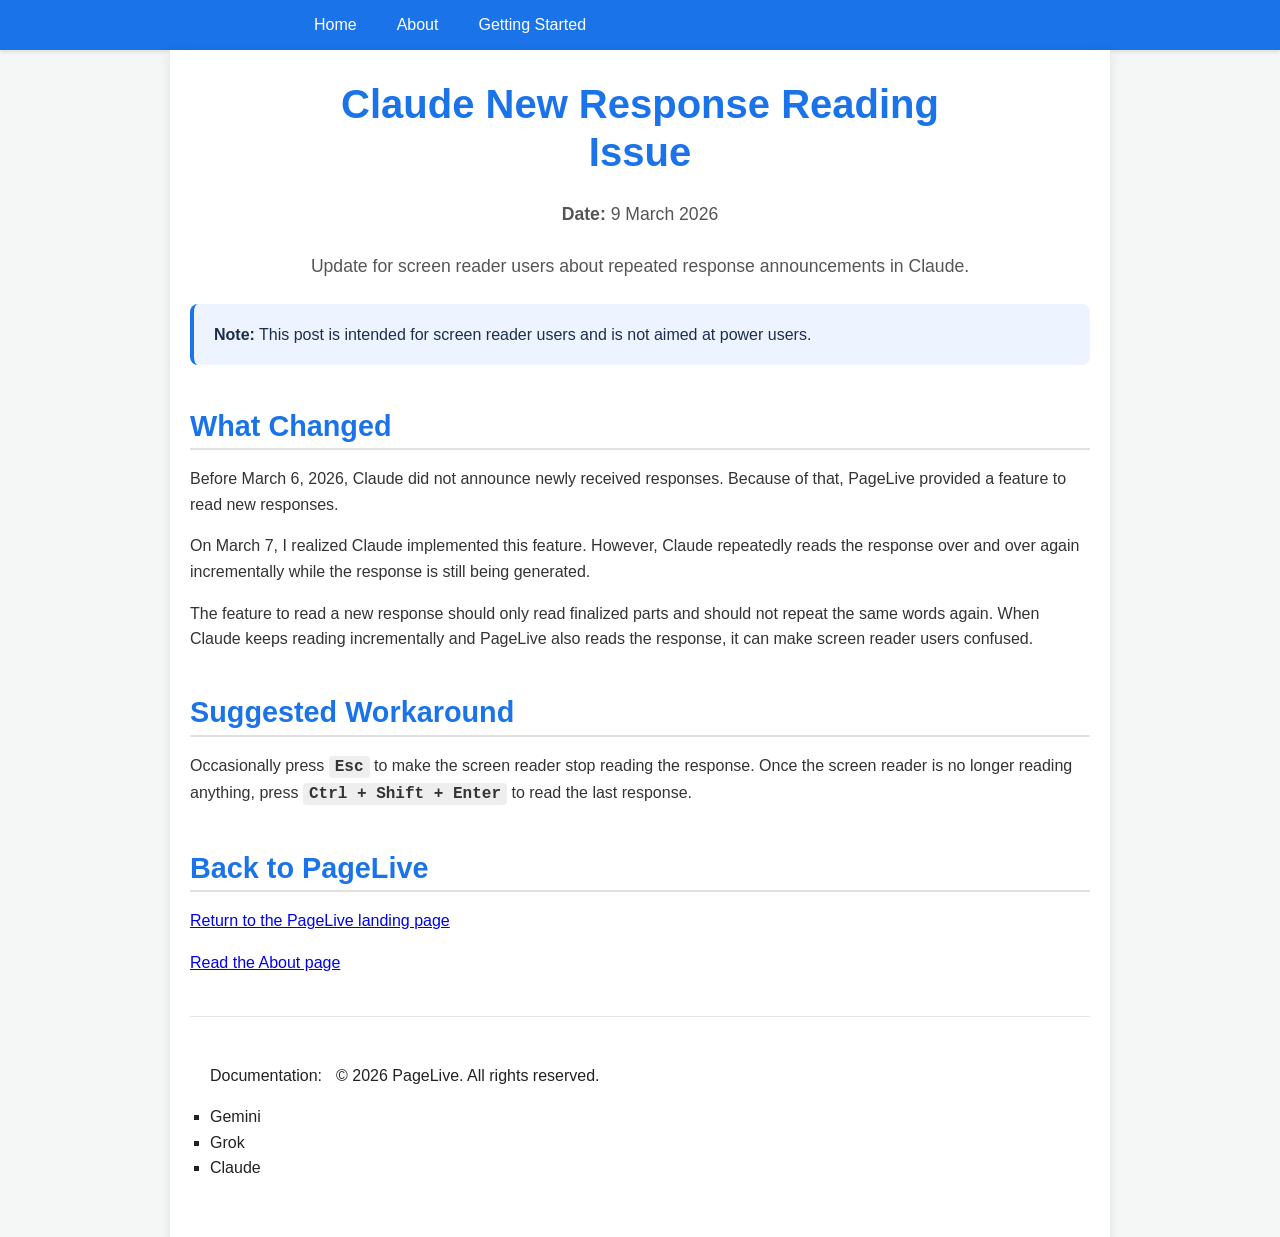
<file: pagelive/posts/claude-new-response-error/index.html>
<!DOCTYPE html>
<html lang="en">

<head>
	<meta charset="UTF-8">
	<meta name="viewport" content="width=device-width, initial-scale=1.0">
	<title>Claude New Response Reading Issue</title>
	<meta name="description"
		content="Information for screen reader users about Claude's incremental response reading behavior and a workaround.">
	<link rel="stylesheet" href="/pagelive/style.css">
</head>

<body>
	<nav class="top-nav">
		<ul>
			<li><a href="/pagelive">Home</a></li>
			<li><a href="/pagelive/about">About</a></li>
			<li><a href="/pagelive/posts/getting-started">Getting Started</a></li>
		</ul>
	</nav>
	<div class="container">
		<main>
			<header class="hero">
				<h1>Claude New Response Reading Issue</h1>
				<p><strong>Date:</strong> 9 March 2026</p>
				<p>Update for screen reader users about repeated response announcements in Claude.</p>
			</header>

			<aside class="page-note" aria-label="Target audience note">
				<p><strong>Note:</strong> This post is intended for screen reader users and is not aimed at power users.
				</p>
			</aside>

			<section class="section-content">
				<h2>What Changed</h2>
				<p>Before March 6, 2026, Claude did not announce newly received responses. Because of that, PageLive
					provided a feature to read new responses.</p>
				<p>On March 7, I realized Claude implemented this feature. However, Claude repeatedly reads the response
					over and over again incrementally while the response is still being generated.</p>
				<p>The feature to read a new response should only read finalized parts and should not repeat the same
					words
					again. When Claude keeps reading incrementally and PageLive also reads the response, it can make
					screen
					reader users confused.</p>
			</section>

			<section class="section-content">
				<h2>Suggested Workaround</h2>
				<p>Occasionally press <kbd>Esc</kbd> to make the screen reader stop reading the response. Once the
					screen
					reader is no longer reading anything, press <kbd>Ctrl + Shift + Enter</kbd> to read the last
					response.</p>
			</section>

			<section class="section-content">
				<h2>Back to PageLive</h2>
				<p><a href="/pagelive">Return to the PageLive landing page</a></p>
				<p><a href="/pagelive/about">Read the About page</a></p>
			</section>
		</main>
		<footer class="footer">
			<div class="docs-nav">
				<p>Documentation:</p>
				<ul class="docs-list">
					<li><a href="/pagelive/gemini">Gemini</a></li>
					<li><a href="/pagelive/grok">Grok</a></li>
					<li><a href="/pagelive/claude">Claude</a></li>
				</ul>
			</div>
			<p>&copy; 2026 PageLive. All rights reserved.</p>
		</footer>

	</div>
</body>

</html>
</file>
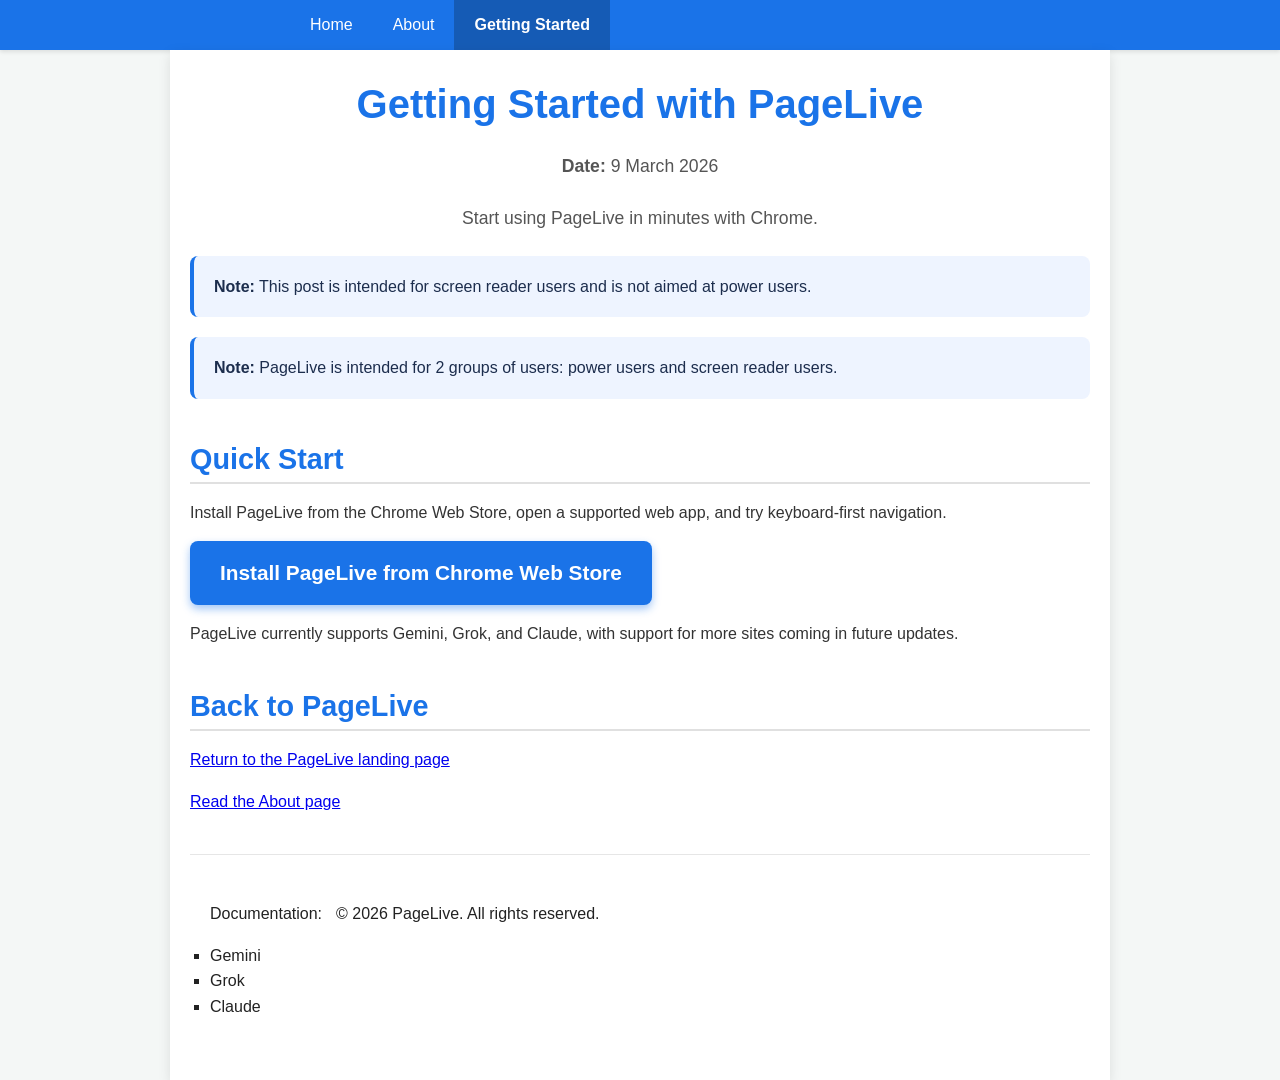
<file: pagelive/posts/getting-started/index.html>
<!DOCTYPE html>
<html lang="en">

<head>
    <meta charset="UTF-8">
    <meta name="viewport" content="width=device-width, initial-scale=1.0">
    <title>Getting Started with PageLive</title>
    <meta name="description" content="A short getting started guide for PageLive.">
    <link rel="stylesheet" href="/pagelive/style.css">
</head>

<body>
    <nav class="top-nav">
        <ul>
            <li><a href="/pagelive">Home</a></li>
            <li><a href="/pagelive/about">About</a></li>
            <li><a href="/pagelive/posts/getting-started" class="active">Getting Started</a></li>
        </ul>
    </nav>
    <div class="container">
        <main>
            <header class="hero">
                <h1>Getting Started with PageLive</h1>
                <p><strong>Date:</strong> 9 March 2026</p>
                <p>Start using PageLive in minutes with Chrome.</p>
            </header>

            <aside class="page-note" aria-label="Target audience note">
                <p><strong>Note:</strong> This post is intended for screen reader users and is not aimed at power users.
                </p>
            </aside>

            <aside class="page-note" aria-label="Target audience note">
                <p>
                    <strong>Note:</strong> PageLive is intended for 2 groups of users: power users and screen reader
                    users.
                </p>
            </aside>

            <section class="section-content">
                <h2>Quick Start</h2>
                <p>Install PageLive from the Chrome Web Store, open a supported web app, and try keyboard-first
                    navigation.
                </p>
                <p>
                    <a href="https://chromewebstore.google.com/detail/pagelive/kachdjbdcmofjmaoklcfofbcnlakfnbb"
                        class="cta-button">
                        Install PageLive from Chrome Web Store
                    </a>
                </p>
                <p>PageLive currently supports Gemini, Grok, and Claude, with support for more sites coming in future
                    updates.</p>
            </section>

            <section class="section-content">
                <h2>Back to PageLive</h2>
                <p><a href="/pagelive">Return to the PageLive landing page</a></p>
                <p><a href="/pagelive/about">Read the About page</a></p>
            </section>

        </main>

        <footer class="footer">
            <div class="docs-nav">
                <p>Documentation:</p>
                <ul class="docs-list">
                    <li><a href="/pagelive/gemini">Gemini</a></li>
                    <li><a href="/pagelive/grok">Grok</a></li>
                    <li><a href="/pagelive/claude">Claude</a></li>
                </ul>
            </div>
            <p>&copy; 2026 PageLive. All rights reserved.</p>
        </footer>
    </div>
</body>

</html>
</file>
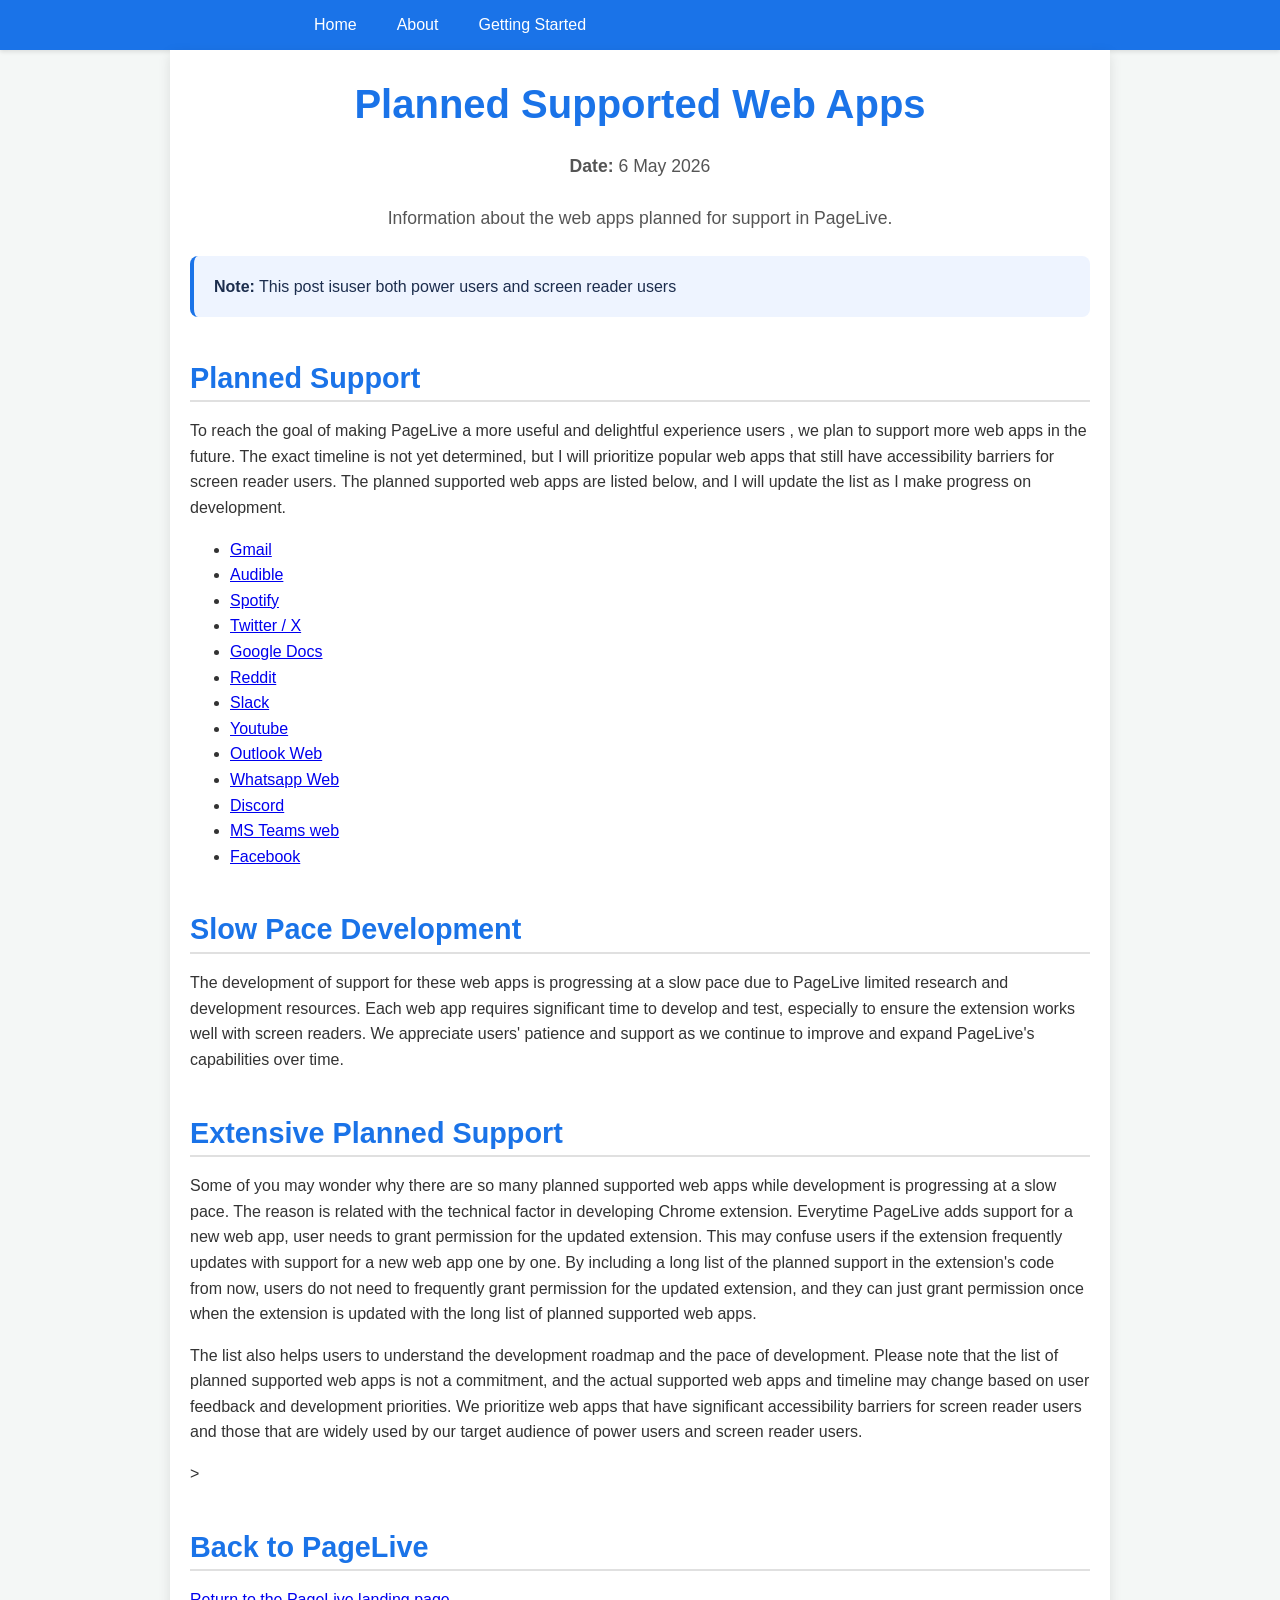
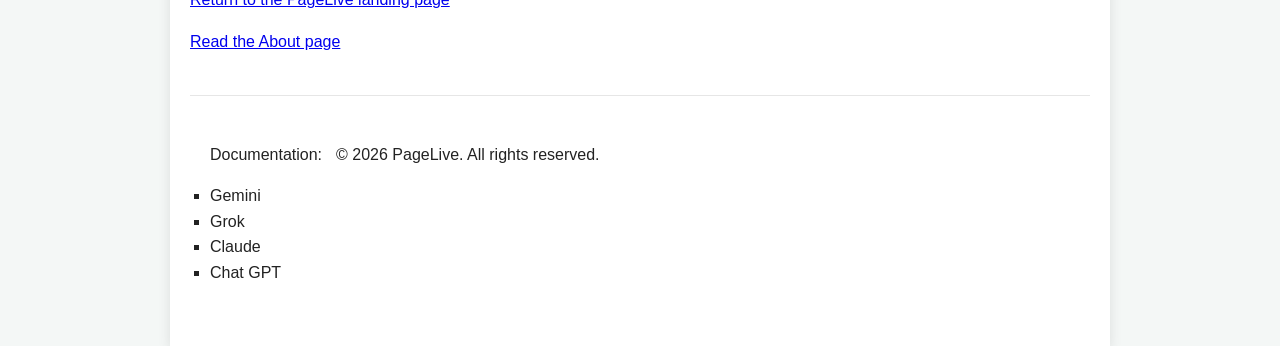
<file: pagelive/posts/planned-supported-web/index.html>
<!DOCTYPE html>
<html lang="en">

<head>
    <meta charset="UTF-8">
    <meta name="viewport" content="width=device-width, initial-scale=1.0">
    <title>Planned Supported Web Apps</title>
    <meta name="description" content="Information about the web apps planned for support in PageLive.">
    <link rel="stylesheet" href="/pagelive/style.css">
</head>

<body>
    <nav class="top-nav">
        <ul>
            <li><a href="/pagelive">Home</a></li>
            <li><a href="/pagelive/about">About</a></li>
            <li><a href="/pagelive/posts/getting-started">Getting Started</a></li>
        </ul>
    </nav>
    <div class="container">
        <main>
            <header class="hero">
                <h1>Planned Supported Web Apps</h1>
                <p><strong>Date:</strong> 6 May 2026</p>
                <p>Information about the web apps planned for support in PageLive.</p>
            </header>

            <aside class="page-note" aria-label="Target audience note">
                <p><strong>Note:</strong> This post isuser both power users and screen reader users
                </p>
            </aside>

            <section class="section-content">
                <h2>Planned Support</h2>
                <p>
                    To reach the goal of making PageLive a more useful and delightful experience users
                    , we plan to support more web apps in the future. The exact timeline is not yet determined, but I
                    will
                    prioritize popular web apps that still have accessibility barriers for screen reader users.
                    The planned supported web apps are listed below, and I will update the list as I make progress on
                    development.
                </p>
                <ul>
                    <li><a href="/pagelive/gmail">Gmail</a></li>
                    <li><a href="/pagelive/audible">Audible</a></li>
                    <li><a href="/pagelive/spotify">Spotify</a></li>
                    <li><a href="/pagelive/twitter">Twitter / X</a></li>
                    <li><a href="/pagelive/googledocs">Google Docs</a></li>
                    <li><a href="/pagelive/reddit">Reddit</a></li>
                    <li><a href="/pagelive/slack">Slack</a></li>
                    <li><a href="/pagelive/youtube">Youtube</a></li>
                    <li><a href="/pagelive/outlook">Outlook Web</a></li>
                    <li><a href="/pagelive/whatsapp">Whatsapp Web</a></li>
                    <li><a href="/pagelive/discord">Discord</a></li>
                    <li><a href="/pagelive/msteams">MS Teams web</a></li>
                    <li><a href="/pagelive/facebook">Facebook</a></li>
                </ul>
            </section>

            <section>
                <h2>Slow Pace Development</h2>
                <p>
                    The development of support for these web apps is progressing at a slow pace due to PageLive limited
                    research and development resources. Each web app requires significant time to develop and test,
                    especially to ensure the extension works well with screen readers. We appreciate users' patience and
                    support as we continue to improve and expand PageLive's capabilities over time.
                </p>
            </section>

            <section>
                <h2>Extensive Planned Support</h2>
                <p>
                    Some of you may wonder why there are so many planned supported web apps while development is
                    progressing
                    at a slow pace.
                    The reason is related with the technical factor in developing Chrome extension.
                    Everytime PageLive adds support for a new web app, user needs to grant permission for the updated
                    extension.
                    This may confuse users if the extension frequently updates with support for a new web app one by
                    one.
                    By including a long list of the planned support in the extension's code from now, users do not need
                    to
                    frequently
                    grant permission for the updated extension, and they can just grant permission once when the
                    extension
                    is updated with the long list of planned supported web apps.
                </p>
                <p>
                    The list also helps users to understand the development roadmap and the pace of development.
                    Please note that the list of planned supported web apps is not a commitment, and the actual
                    supported
                    web apps and timeline may change based on user feedback and development priorities. We prioritize
                    web
                    apps that have significant accessibility barriers for screen reader users and those that are widely
                    used
                    by our target audience of power users and screen reader users.
                </p>
            </section>>

            <section class="section-content">
                <h2>Back to PageLive</h2>
                <p><a href="/pagelive">Return to the PageLive landing page</a></p>
                <p><a href="/pagelive/about">Read the About page</a></p>
            </section>
        </main>

        <footer class="footer">
            <div class="docs-nav">
                <p>Documentation:</p>
                <ul class="docs-list">
                    <li><a href="/pagelive/gemini">Gemini</a></li>
                    <li><a href="/pagelive/grok">Grok</a></li>
                    <li><a href="/pagelive/claude">Claude</a></li>
                    <li><a href="/pagelive/chatgpt">Chat GPT</a></li>
                </ul>
            </div>
            <p>&copy; 2026 PageLive. All rights reserved.</p>
        </footer>
    </div>
</body>

</html>
</file>
<file: pagelive/style.css>
body {
  font-family: Arial, sans-serif;
  margin: 0;
  padding: 0;
  line-height: 1.6;
  color: #333;
  background-color: #f4f7f6;
  display: flex;
  flex-direction: column;
  align-items: center;
}

.top-nav {
  background-color: #1a73e8;
  padding: 0;
  margin: 0;
  width: 100%;
  box-shadow: 0 2px 4px rgba(0, 0, 0, 0.1);
}

.top-nav ul {
  list-style: none;
  margin: 0;
  padding: 0;
  display: flex;
  justify-content: center;
  max-width: 900px;
  width: 100%;
}

.top-nav li {
  margin: 0;
  padding: 0;
}

.top-nav a {
  display: block;
  color: white;
  text-decoration: none;
  padding: 12px 20px;
  font-weight: normal;
  transition: background-color 0.3s;
}

.top-nav a:hover {
  background-color: #155bb5;
}

.top-nav a.active {
  background-color: #155bb5;
  font-weight: bold;
}

.container {
  width: 100%;
  max-width: 900px;
  padding: 30px 20px;
  background-color: #fff;
  box-shadow: 0 4px 12px rgba(0, 0, 0, 0.1);
}

h1,
h2,
h3 {
  color: #1a73e8;
  line-height: 1.2;
  margin-top: 0;
  text-align: left;
}

h1 {
  font-size: 2.5em;
  margin-bottom: 0.2em;
  text-align: center;
}

h2 {
  font-size: 1.8em;
  margin-top: 1.5em;
  border-bottom: 2px solid #e0e0e0;
  padding-bottom: 5px;
  margin-bottom: 15px;
}

.hero {
  text-align: center;
  padding: 20px 0;
  margin-bottom: 15px;
  padding: 0 12%;
}

.hero p {
  font-size: 1.1em;
  margin: 24px 0;
  color: #555;
}

.page-note {
  background-color: #eef4ff;
  border-left: 4px solid #1a73e8;
  color: #1c2d4d;
  padding: 18px 20px;
  margin: 20px 0;
  border-radius: 8px;
}

.page-note p {
  margin: 0;
  line-height: 1.6;
}

.cta-button {
  display: inline-block;
  background-color: #1a73e8;
  color: white;
  padding: 15px 30px;
  font-size: 1.3em;
  font-weight: bold;
  text-decoration: none;
  border-radius: 8px;
  transition:
    background-color 0.3s,
    transform 0.1s;
  box-shadow: 0 4px 8px rgba(26, 115, 232, 0.4);
}

.cta-button:hover {
  background-color: #155bb5;
  transform: translateY(-1px);
}

.section-content {
  margin-bottom: 36px;
}

article {
  margin-bottom: 30px;
}

table {
  width: 100%;
  border-collapse: collapse;
  margin-top: 15px;
  box-shadow: 0 2px 5px rgba(0, 0, 0, 0.05);
}

th,
td {
  border: 1px solid #ddd;
  padding: 12px;
  text-align: left;
}

@media (max-width: 600px) {
  th,
  td {
    padding: 6px;
  }
}

th {
  background-color: #e8f0fe;
  color: #1a73e8;
  font-weight: bold;
}

td {
  background-color: #fcfcfc;
}

dl {
  padding-left: 0;
}

dt {
  margin-bottom: 10px;
  margin-top: 10px;
}

dd {
  margin-bottom: 20px;
  margin-left: 0;
}

code,
kbd {
  background-color: #eee;
  padding: 2px 6px;
  border-radius: 4px;
  font-weight: bold;
  font-family: Consolas, Monaco, "Andale Mono", "Ubuntu Mono", monospace;
}

.footer {
  display: flex;
  flex-wrap: wrap;
  align-items: flex-start;
  gap: 14px;
  padding: 30px 20px;
  background-color: #ffffff;
  color: #222;
  border-top: 1px solid #e6e6e6;
  margin-top: 40px;
}
.footer h2 {
  border: 0;
  font-size: 1.4em;
  margin-bottom: 4px;
}
.footer ul {
  margin: 8px 0 0 0;
  padding: 0;
  list-style: square;
}
.footer ul li {
  width: fit-content;
}
.footer .links-nav,
.footer .docs-nav {
  flex: 0 0 auto;
}

.footer .links-nav {
  margin-right: 12%;
}
.footer .docs-nav {
  margin-left: 0;
  text-align: left;
}

/* .footer .docs-list {
  display: inline-block;
  text-align: left;
  margin: 10px 0 0;
  padding-left: 20px;
} */

.footer a {
  color: inherit;
  text-decoration: none;
}
.footer a:hover {
  text-decoration: underline;
}
.footer .bottom {
  flex-basis: 100%;
  margin-top: 20px;
  padding-top: 20px;
  border-top: 1px solid #e6e6e6;
  text-align: center;
}

@media (max-width: 700px) {
  .footer {
    justify-content: center;
    text-align: center;
  }

  .footer .links-nav,
  .footer .docs-nav {
    flex: 1 1 100%;
    text-align: center;
  }

  .footer .docs-nav {
    margin-top: 16px;
  }
}

/* Screen reader only */
.sr-only {
  position: absolute;
  width: 1px;
  height: 1px;
  padding: 0;
  margin: -1px;
  overflow: hidden;
  clip: rect(0, 0, 0, 0);
  white-space: nowrap;
  border: 0;
}
.sr-only:focus,
.sr-only:active {
  position: static;
  width: auto;
  height: auto;
  margin: 0;
  overflow: visible;
  clip: auto;
  white-space: normal;
}
</file>
